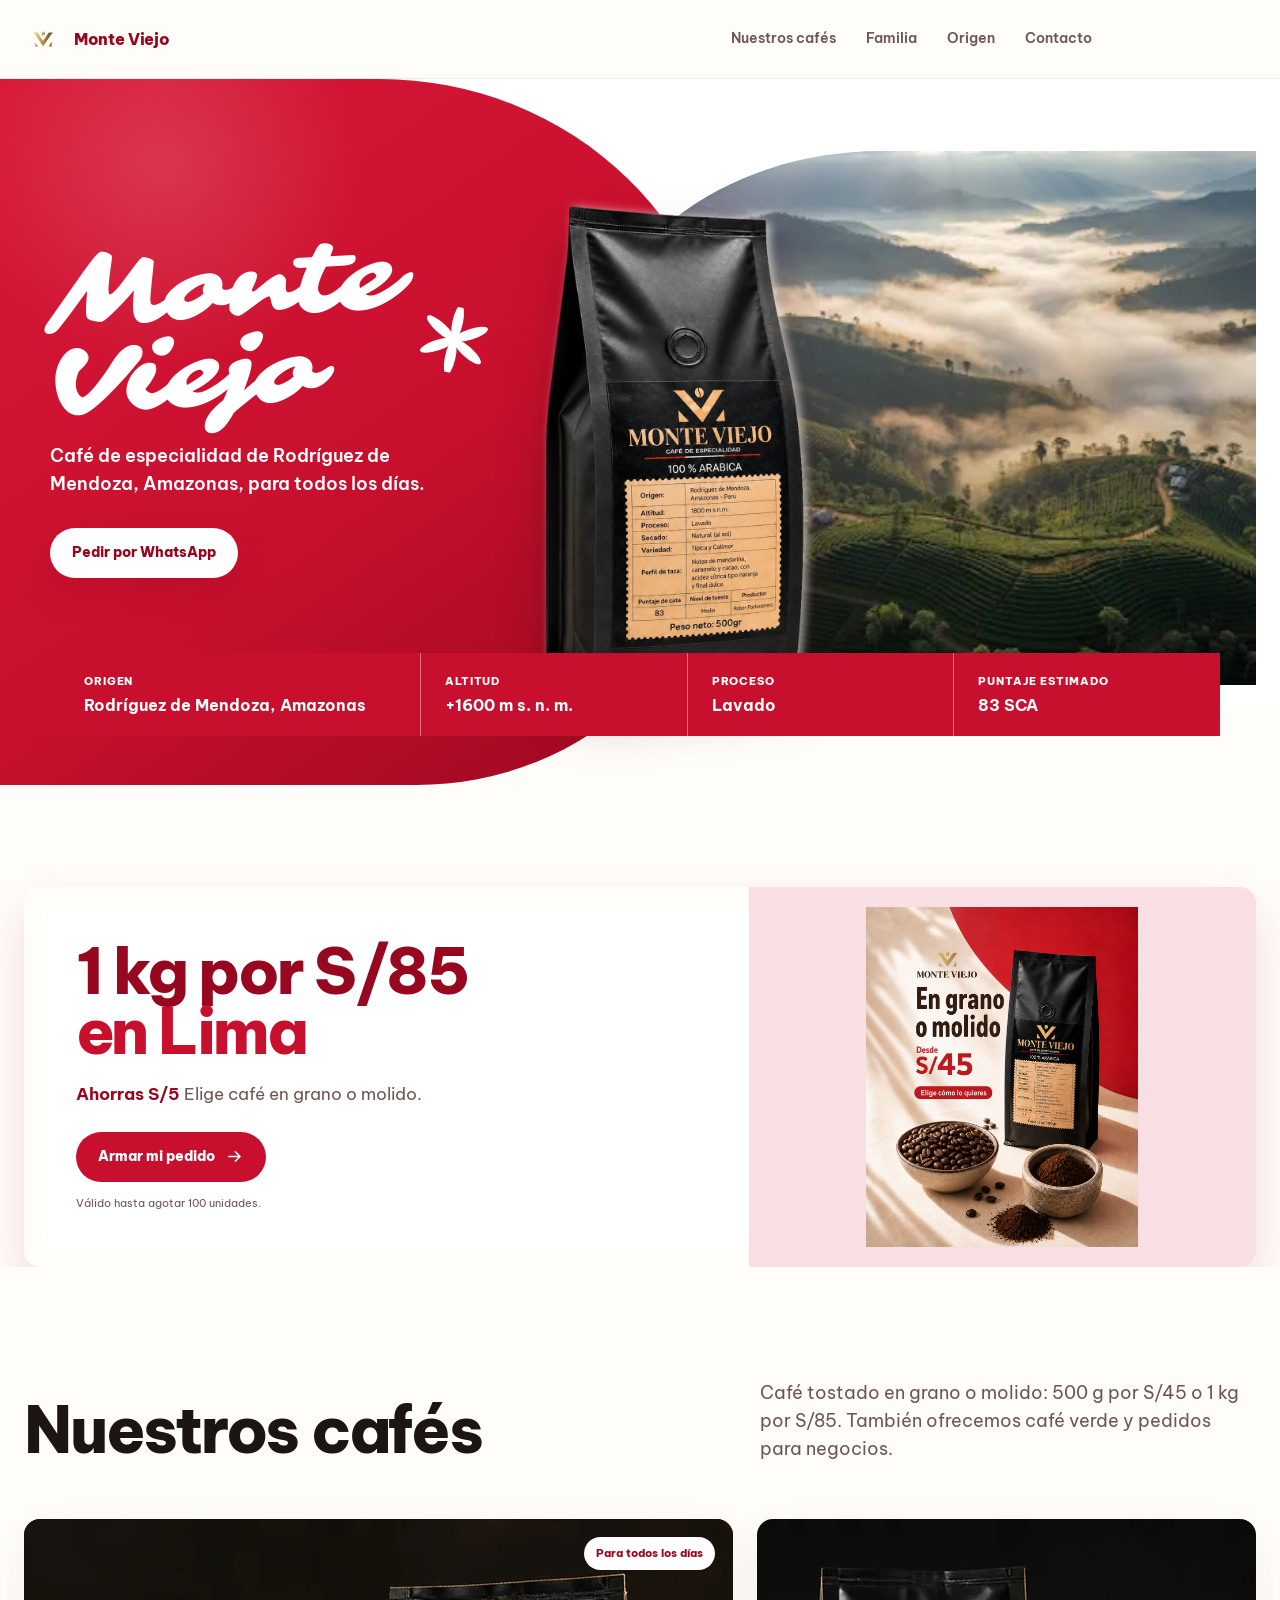
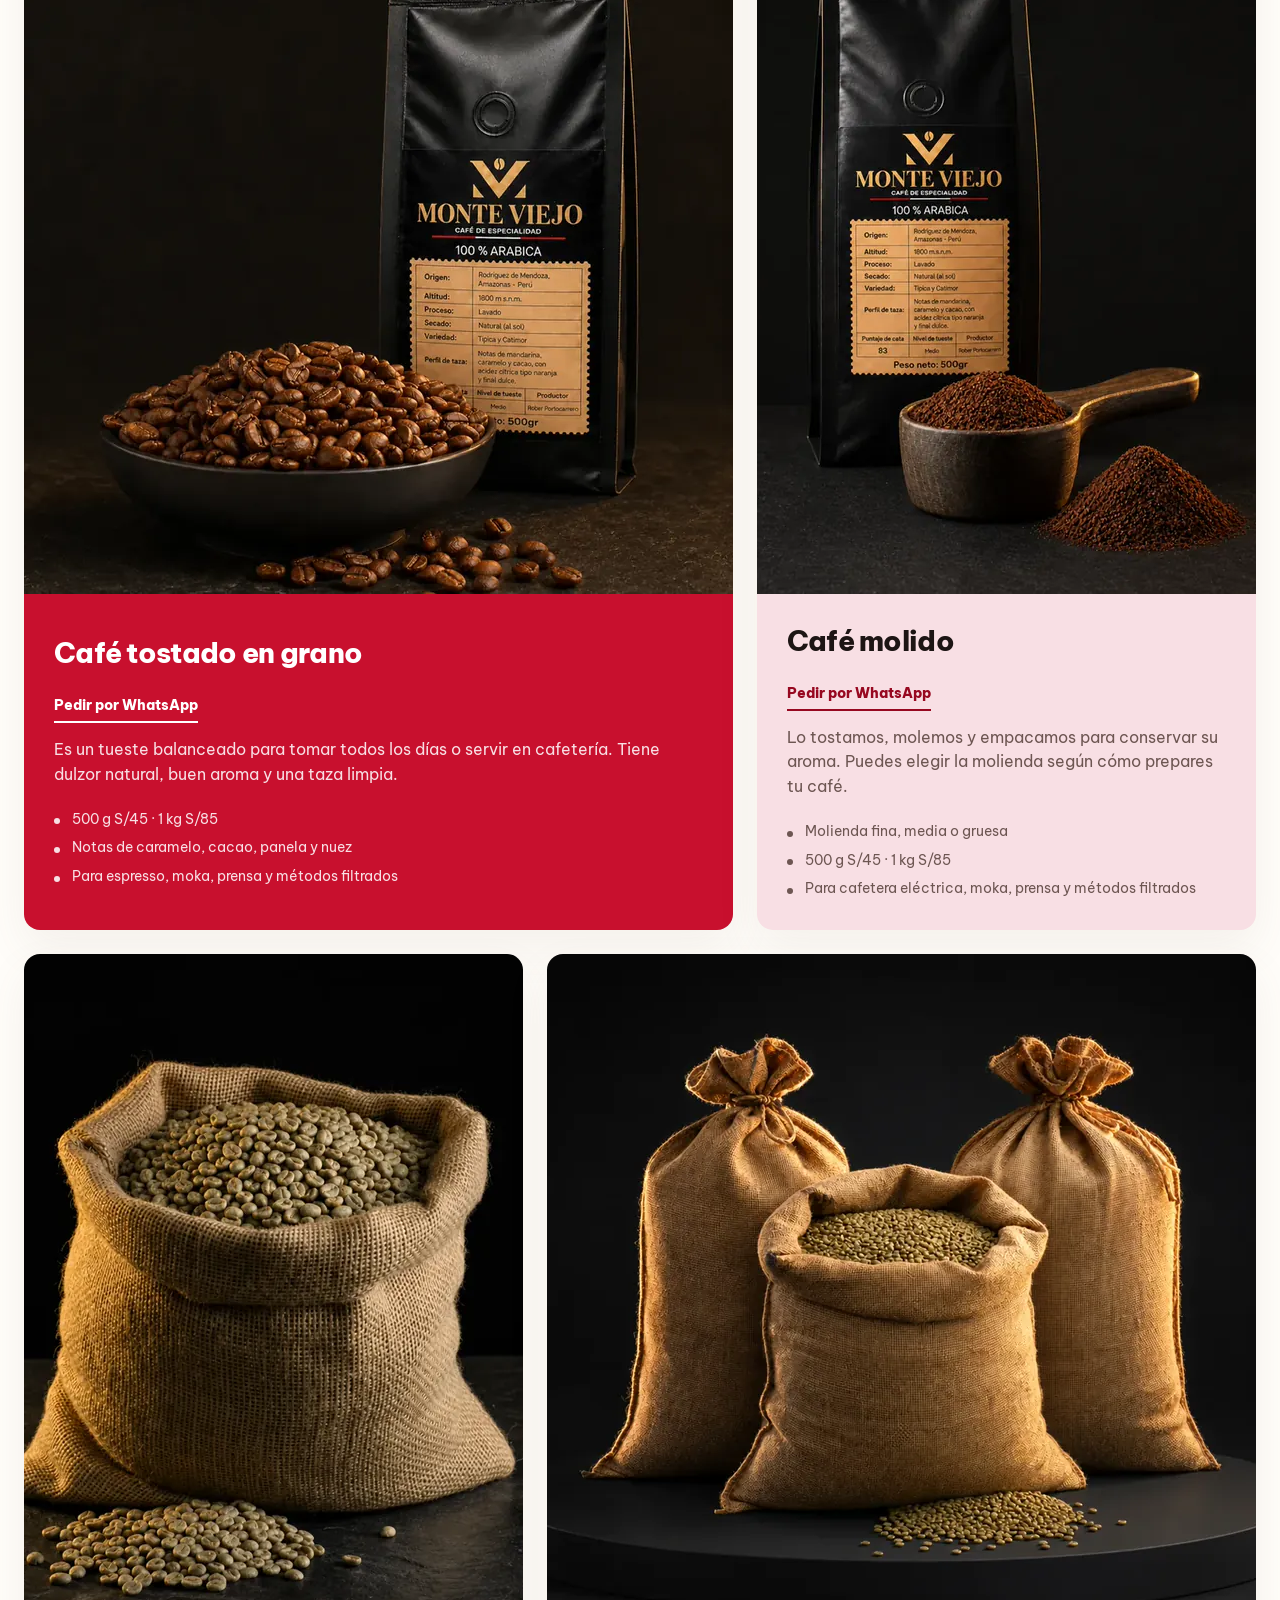
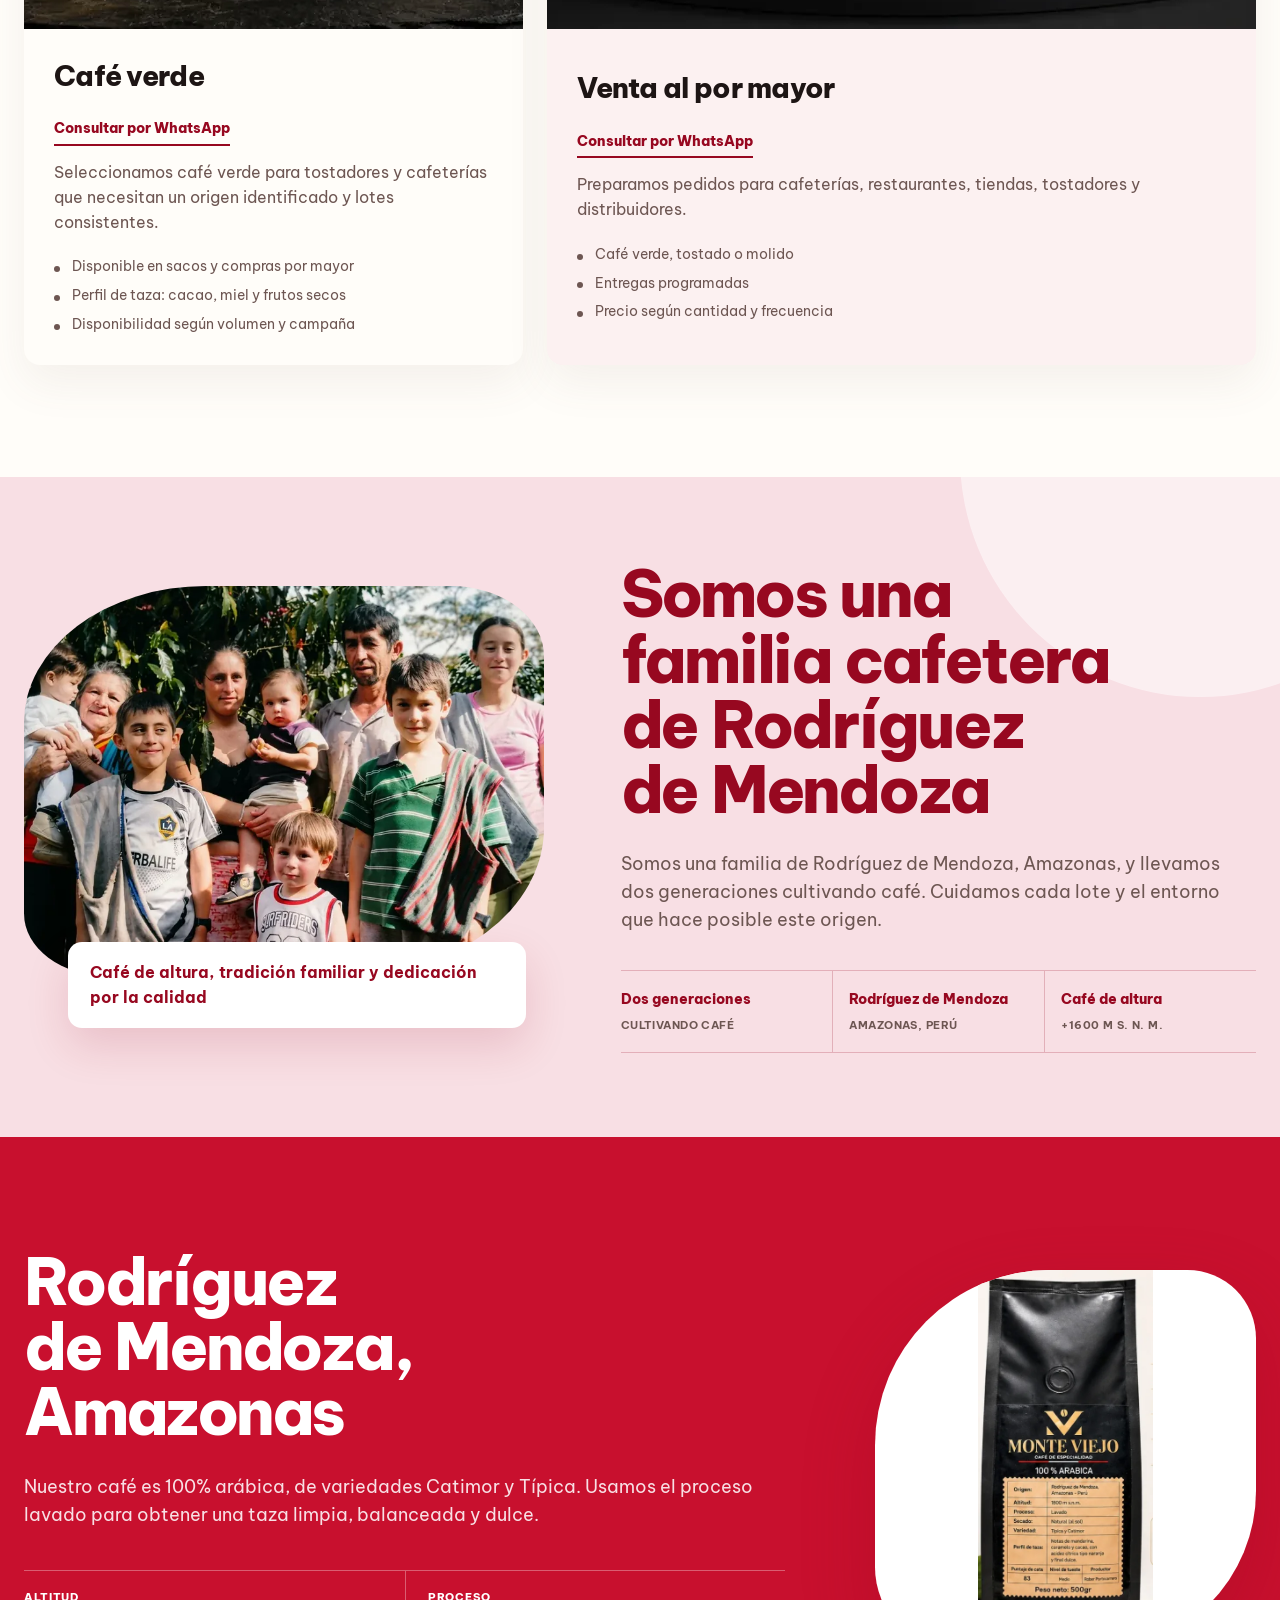
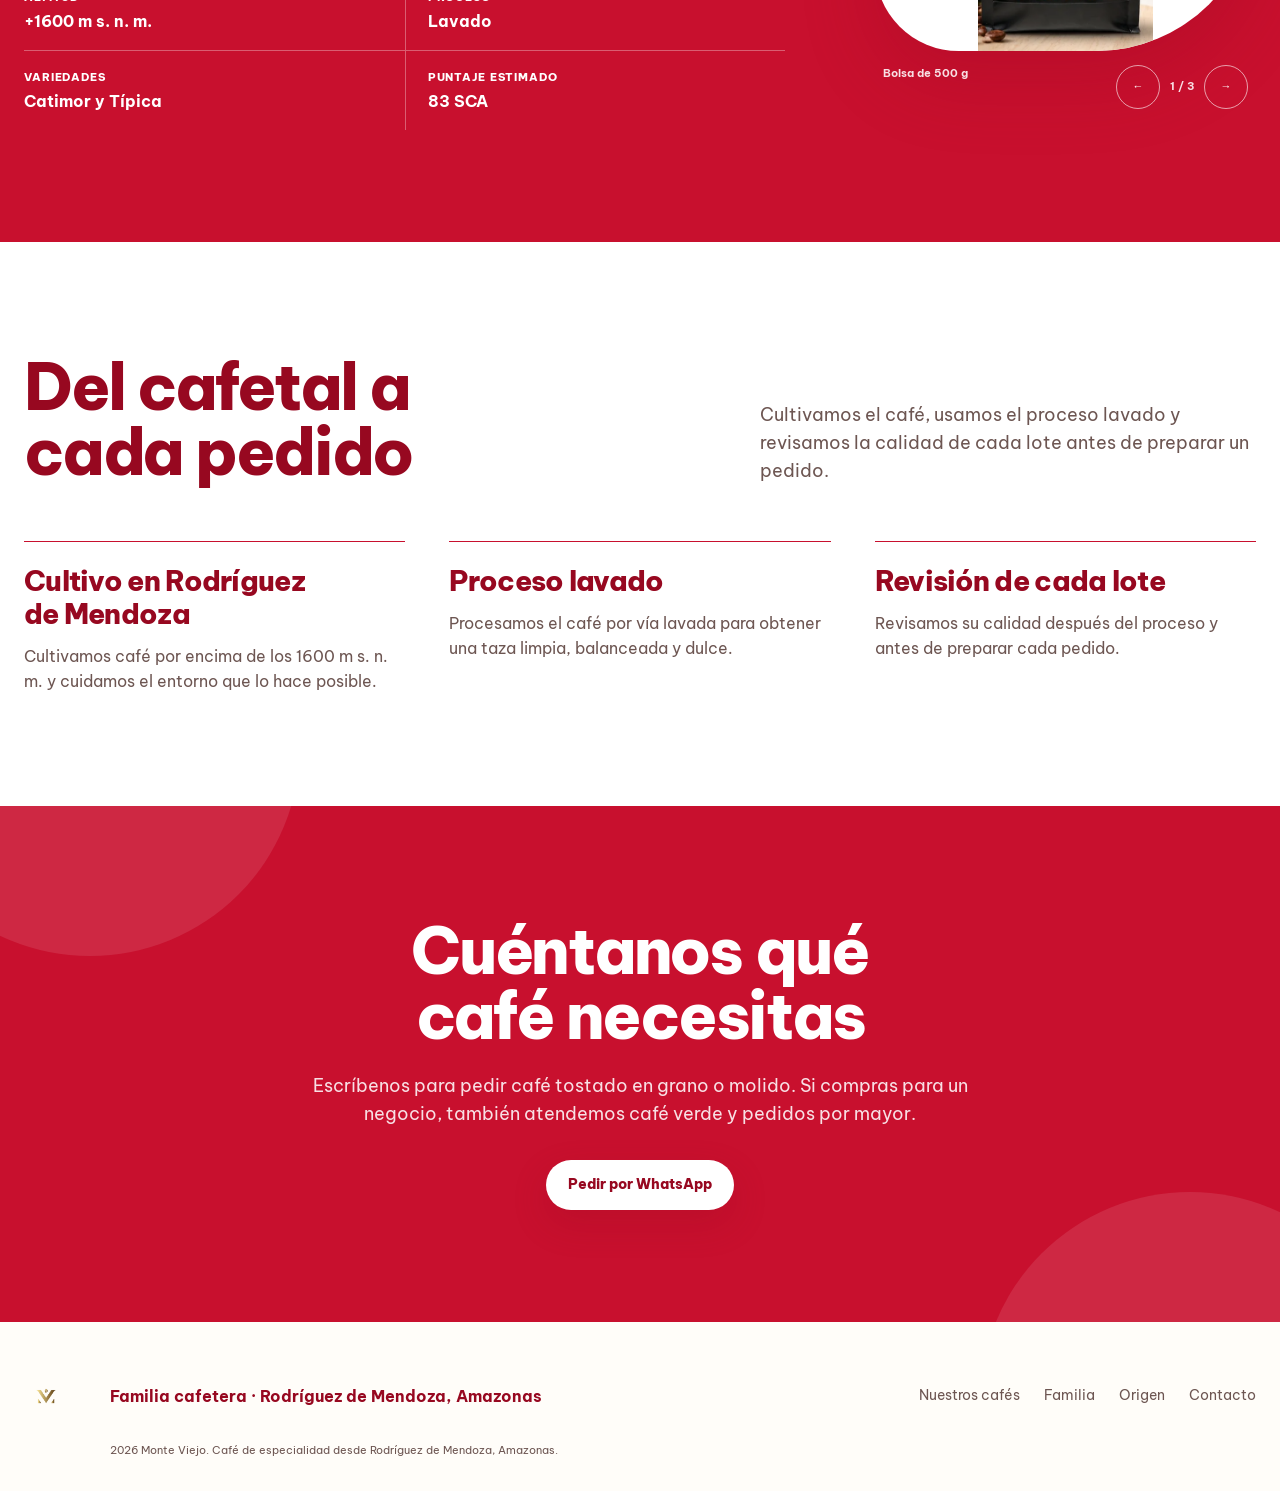
<file: index.html>
<!doctype html>
<html lang="es-PE">
  <head>
    <meta charset="utf-8">
    <meta name="viewport" content="width=device-width, initial-scale=1, viewport-fit=cover">
    <!-- seo:generated:start -->
    <meta name="description" content="Café de especialidad de Rodríguez de Mendoza, Amazonas. Elige café tostado en grano o molido y pide Monte Viejo por WhatsApp.">
    <meta name="robots" content="index, follow, max-image-preview:large">
    <title>Café de especialidad de Amazonas | Monte Viejo</title>
    <link rel="canonical" href="https://monteviejo.org/">
    <meta property="og:type" content="website">
    <meta property="og:locale" content="es_PE">
    <meta property="og:site_name" content="Monte Viejo">
    <meta property="og:title" content="Café de especialidad de Amazonas | Monte Viejo">
    <meta property="og:description" content="Café de especialidad de Rodríguez de Mendoza, Amazonas. Elige café tostado en grano o molido y pide Monte Viejo por WhatsApp.">
    <meta property="og:url" content="https://monteviejo.org/">
    <meta property="og:image" content="https://monteviejo.org/assets/images/share-monte-viejo-family.jpg">
    <meta property="og:image:type" content="image/jpeg">
    <meta property="og:image:width" content="1200">
    <meta property="og:image:height" content="630">
    <meta property="og:image:alt" content="Familia caficultora de Monte Viejo en una finca de Rodríguez de Mendoza, Amazonas, junto a una bolsa de café">
    <meta name="twitter:card" content="summary_large_image">
    <meta name="twitter:title" content="Café de especialidad de Amazonas | Monte Viejo">
    <meta name="twitter:description" content="Café de especialidad de Rodríguez de Mendoza, Amazonas. Elige café tostado en grano o molido y pide Monte Viejo por WhatsApp.">
    <meta name="twitter:image" content="https://monteviejo.org/assets/images/share-monte-viejo-family.jpg">
    <meta name="twitter:image:alt" content="Familia caficultora de Monte Viejo en una finca de Rodríguez de Mendoza, Amazonas, junto a una bolsa de café">
    <script type="application/ld+json">
      {
        "@context": "https://schema.org",
        "@graph": [
          {
            "@type": "Organization",
            "@id": "https://monteviejo.org/#organization",
            "name": "Monte Viejo",
            "url": "https://monteviejo.org/",
            "description": "Familia productora de café de especialidad de Rodríguez de Mendoza, Amazonas.",
            "telephone": "+51 993 908 403",
            "logo": {
              "@type": "ImageObject",
              "url": "https://monteviejo.org/assets/images/logo-black-main.png"
            }
          },
          {
            "@type": "WebSite",
            "@id": "https://monteviejo.org/#website",
            "url": "https://monteviejo.org/",
            "name": "Monte Viejo",
            "inLanguage": "es-PE",
            "publisher": {
              "@id": "https://monteviejo.org/#organization"
            }
          },
          {
            "@type": "WebPage",
            "@id": "https://monteviejo.org/#webpage",
            "url": "https://monteviejo.org/",
            "name": "Café de especialidad de Amazonas | Monte Viejo",
            "description": "Café de especialidad de Rodríguez de Mendoza, Amazonas. Elige café tostado en grano o molido y pide Monte Viejo por WhatsApp.",
            "inLanguage": "es-PE",
            "isPartOf": {
              "@id": "https://monteviejo.org/#website"
            },
            "about": {
              "@id": "https://monteviejo.org/#organization"
            },
            "primaryImageOfPage": "https://monteviejo.org/assets/images/share-monte-viejo-family.jpg"
          }
        ]
      }
    </script>
    <!-- seo:generated:end -->
    <link rel="icon" type="image/png" href="assets/images/logo-black-main.png">
    <link rel="preconnect" href="https://fonts.googleapis.com">
    <link rel="preconnect" href="https://fonts.gstatic.com" crossorigin>
    <link rel="preload" as="style" href="https://fonts.googleapis.com/css2?family=Be+Vietnam+Pro:wght@400;600;700;800&amp;family=Sarina&amp;display=swap">
    <link href="https://fonts.googleapis.com/css2?family=Be+Vietnam+Pro:wght@400;600;700;800&amp;family=Sarina&amp;display=swap" rel="stylesheet" media="print" onload="this.media='all'">
    <noscript><link href="https://fonts.googleapis.com/css2?family=Be+Vietnam+Pro:wght@400;600;700;800&amp;family=Sarina&amp;display=swap" rel="stylesheet"></noscript>
    <link rel="stylesheet" href="assets/css/styles.css?v=20260818-2">
    <!-- Meta Pixel Code -->
    <script>
      !function(f,b,e,v,n,t,s)
      {if(f.fbq)return;n=f.fbq=function(){n.callMethod?
      n.callMethod.apply(n,arguments):n.queue.push(arguments)};
      if(!f._fbq)f._fbq=n;n.push=n;n.loaded=!0;n.version='2.0';
      n.queue=[];t=b.createElement(e);t.async=!0;
      t.src=v;s=b.getElementsByTagName(e)[0];
      s.parentNode.insertBefore(t,s)}(window, document,'script',
      'https://connect.facebook.net/en_US/fbevents.js');
      fbq('init', '1508398697970375');
      fbq('track', 'PageView');
    </script>
    <noscript><img height="1" width="1" style="display:none"
      src="https://www.facebook.com/tr?id=1508398697970375&ev=PageView&noscript=1"/></noscript>
    <!-- End Meta Pixel Code -->
  </head>
  <body>
    <!--
      THESIS: Everyday coffee from one real Amazonas family; refuse anonymous dark luxury.
      OWN-WORLD: Coffee-cherry red fields, white relief, swept display lettering, soft image windows, and one blossom mark.
      STORY: See the bag and farm, verify the origin, choose a coffee, and order through WhatsApp.
      FIRST VIEWPORT: Red offer at left, panoramic farm at right, oversized bag across the seam, CTA above the fold, origin proof below.
      FORM: Cereza total / Farm Window, chosen challenger, seed 8299120e.
      FINISH: unreviewed and undocumented is unfinished; this build ends with the finish review, the verdict, and DESIGN.md
    -->
    <header class="site-header">
      <nav class="nav" aria-label="Principal">
        <a class="brand" href="#inicio" aria-label="Monte Viejo inicio">
          <img src="assets/images/logo-black-main.png" alt="" width="256" height="255" decoding="async">
          <span>Monte Viejo</span>
        </a>
        <div class="nav-links">
          <a href="#cafes">Nuestros cafés</a>
          <a href="#familia">Familia</a>
          <a href="#origen">Origen</a>
          <a href="#contacto">Contacto</a>
        </div>
        <a class="nav-cta" href="https://api.whatsapp.com/send?phone=51993908403&amp;text=Hola%2C%20quiero%20pedir%20caf%C3%A9%20Monte%20Viejo." target="_blank" rel="noopener">
          <svg viewBox="0 0 24 24" aria-hidden="true" focusable="false"><path d="M17.47 14.38c-.3-.15-1.76-.87-2.03-.97-.27-.1-.47-.15-.67.15-.2.3-.77.97-.94 1.17-.17.2-.35.22-.64.07-.3-.15-1.25-.46-2.38-1.47a8.9 8.9 0 0 1-1.65-2.05c-.17-.3-.02-.46.13-.61.13-.13.3-.35.45-.52.15-.18.2-.3.3-.5.1-.2.05-.37-.03-.52-.07-.15-.67-1.61-.91-2.2-.24-.58-.49-.5-.67-.51h-.57c-.2 0-.52.07-.79.37-.27.3-1.04 1.02-1.04 2.48s1.07 2.88 1.21 3.08c.15.2 2.1 3.2 5.08 4.49.71.3 1.26.49 1.7.63.71.23 1.36.2 1.87.12.57-.09 1.76-.72 2.01-1.42.25-.69.25-1.29.17-1.41-.07-.13-.27-.2-.57-.35M12.04 21.5h-.01a9.6 9.6 0 0 1-4.9-1.34l-.35-.21-3.64.95.97-3.55-.23-.36A9.57 9.57 0 0 1 2.4 11.9a9.64 9.64 0 0 1 9.63-9.62c2.57 0 4.98 1 6.8 2.82a9.56 9.56 0 0 1 2.82 6.81 9.64 9.64 0 0 1-9.61 9.59m8.19-17.8A11.5 11.5 0 0 0 12.03.3C5.66.3.48 5.48.48 11.86c0 2.04.53 4.03 1.55 5.78L.38 23.7l6.2-1.63a11.55 11.55 0 0 0 5.45 1.39h.01c6.37 0 11.55-5.18 11.55-11.56 0-3.09-1.2-6-3.36-8.19"></path></svg>
          <span>Pedir café</span>
        </a>
      </nav>
    </header>

    <main id="inicio">
      <section class="hero" aria-labelledby="hero-title">
        <div class="hero-inner">
          <div class="hero-message">
            <div class="hero-title-line">
              <p class="hero-brand">Monte Viejo</p>
              <svg class="hero-bloom" viewBox="0 0 100 100" aria-hidden="true">
                <g fill="currentColor" transform="translate(50 50)">
                  <ellipse rx="8" ry="27" transform="rotate(0) translate(0 -27)"></ellipse>
                  <ellipse rx="8" ry="27" transform="rotate(60) translate(0 -27)"></ellipse>
                  <ellipse rx="8" ry="27" transform="rotate(120) translate(0 -27)"></ellipse>
                  <ellipse rx="8" ry="27" transform="rotate(180) translate(0 -27)"></ellipse>
                  <ellipse rx="8" ry="27" transform="rotate(240) translate(0 -27)"></ellipse>
                  <ellipse rx="8" ry="27" transform="rotate(300) translate(0 -27)"></ellipse>
                  <circle r="7"></circle>
                </g>
              </svg>
            </div>
            <h1 class="hero-copy" id="hero-title">Café de especialidad de Rodríguez de Mendoza, Amazonas, para todos los días.</h1>
            <a class="button hero-button" href="https://api.whatsapp.com/send?phone=51993908403&amp;text=Hola%2C%20quiero%20pedir%20caf%C3%A9%20Monte%20Viejo." target="_blank" rel="noopener">Pedir por WhatsApp</a>
          </div>

          <div class="hero-visual">
            <div class="hero-landscape">
              <img class="hero-landscape-image" src="assets/images/hero-amazonas.webp" alt="Cafetales entre montañas y neblina en Rodríguez de Mendoza, Amazonas" width="512" height="293" fetchpriority="high">
            </div>
            <img class="hero-bag" src="assets/images/bolsa-monte-viejo-hero-angulo.webp" alt="Bolsa de café Monte Viejo de 500 g vista en ángulo" width="1122" height="1402" decoding="async">
          </div>
        </div>

        <dl class="hero-proof" aria-label="Datos de origen">
          <div><dt>Origen</dt><dd>Rodríguez de Mendoza, Amazonas</dd></div>
          <div><dt>Altitud</dt><dd>+1600 m s. n. m.</dd></div>
          <div><dt>Proceso</dt><dd>Lavado</dd></div>
          <div><dt>Puntaje estimado</dt><dd>83 SCA</dd></div>
        </dl>
      </section>

      <section class="campaign-section campaign-option" aria-labelledby="campaign-banner-title">
        <div class="container">
          <a class="campaign-option__card" href="cafe-de-especialidad-lima/">
            <div class="campaign-option__copy">
              <h2 id="campaign-banner-title"><span class="campaign-banner-offer">1 kg por S/85</span><span class="campaign-option__location">en Lima</span></h2>
              <p><strong class="campaign-banner-saving">Ahorras S/5.</strong> Elige café en grano o molido.</p>
              <span class="campaign-banner-cta campaign-option__cta"><span>Armar mi pedido</span><svg viewBox="0 0 24 24" aria-hidden="true"><path d="M5 12h14M13 6l6 6-6 6"></path></svg></span>
              <small class="campaign-banner-terms campaign-option__terms">Válido hasta agotar 100 unidades.</small>
            </div>
            <div class="campaign-option__media" aria-hidden="true"><img src="assets/images/campaign/meta-lima-product-choice-4x5.png?v=20261004-1" alt="" width="1080" height="1350" loading="lazy" decoding="async"></div>
          </a>
        </div>
      </section>

      <section class="section catalog-section" id="cafes" aria-labelledby="catalog-title">
        <div class="container">
          <div class="section-heading">
            <h2 id="catalog-title">Nuestros cafés</h2>
            <p class="section-intro">Café tostado en grano o molido: 500 g por S/45 o 1 kg por S/85. También ofrecemos café verde y pedidos para negocios.</p>
          </div>

          <div class="product-grid">
            <a class="product-card featured" href="https://api.whatsapp.com/send?phone=51993908403&amp;text=Hola%2C%20quiero%20pedir%20Caf%C3%A9%20tostado%20en%20grano%20Monte%20Viejo." target="_blank" rel="noopener">
              <span class="badge">Para todos los días</span>
              <img src="assets/images/catalogo-tostado-horizontal.webp" alt="Bolsa Monte Viejo detrás de un recipiente con café tostado en grano" width="1200" height="675" loading="lazy" decoding="async">
              <div class="product-content">
                <h3>Café tostado en grano</h3>
                <span class="product-cta">Pedir por WhatsApp</span>
                <p class="product-copy">Un tueste balanceado, con dulzor natural, buen aroma y una taza limpia.</p>
                <ul class="product-specs"><li>500 g S/45 · 1 kg S/85</li><li>Caramelo, cacao, panela y nuez</li><li>Para espresso, moka, prensa y filtrados</li></ul>
              </div>
            </a>

            <a class="product-card ground" href="https://api.whatsapp.com/send?phone=51993908403&amp;text=Hola%2C%20quiero%20pedir%20Caf%C3%A9%20molido%20Monte%20Viejo." target="_blank" rel="noopener">
              <img src="assets/images/catalogo-molido-horizontal.webp" alt="Bolsa Monte Viejo detrás de una cuchara con café molido" width="1200" height="675" loading="lazy" decoding="async">
              <div class="product-content"><h3>Café molido</h3><span class="product-cta">Pedir por WhatsApp</span><p class="product-copy">Molienda fina, media o gruesa según cómo prepares tu café.</p><ul class="product-specs"><li>500 g S/45 · 1 kg S/85</li><li>Empacado para conservar aroma</li><li>Para cafetera, moka, prensa y filtrado</li></ul></div>
            </a>

            <details class="business-products" open>
              <summary>¿Compras para tu negocio? <span>Ver café verde y pedidos por mayor</span></summary>
              <div class="business-grid">
                <a class="product-card green" href="https://api.whatsapp.com/send?phone=51993908403&amp;text=Hola%2C%20quiero%20consultar%20por%20Caf%C3%A9%20verde%20Monte%20Viejo." target="_blank" rel="noopener">
                  <img src="assets/images/catalogo-verde-horizontal.webp" alt="Saco abierto con granos de café verde sin tostar" width="1200" height="675" loading="lazy" decoding="async">
                  <div class="product-content"><h3>Café verde</h3><span class="product-cta">Consultar por WhatsApp</span><p class="product-copy">Origen identificado y lotes consistentes para tostadores y cafeterías.</p><ul class="product-specs"><li>Disponible en sacos y por mayor</li><li>Perfil de cacao, miel y frutos secos</li><li>Según volumen y campaña</li></ul></div>
                </a>

                <a class="product-card wholesale" href="https://api.whatsapp.com/send?phone=51993908403&amp;text=Hola%2C%20quiero%20consultar%20por%20Venta%20al%20por%20mayor%20Monte%20Viejo." target="_blank" rel="noopener">
                  <img src="assets/images/catalogo-mayorista-horizontal.webp" alt="Sacos de café para venta al por mayor" width="1200" height="675" loading="lazy" decoding="async">
                  <div class="product-content"><h3>Venta al por mayor</h3><span class="product-cta">Consultar por WhatsApp</span><p class="product-copy">Pedidos para cafeterías, restaurantes, tiendas, tostadores y distribuidores.</p><ul class="product-specs"><li>Café verde, tostado o molido</li><li>Entregas programadas</li><li>Precio según cantidad y frecuencia</li></ul></div>
                </a>
              </div>
            </details>
          </div>
        </div>
      </section>

      <section class="section story-section" id="familia" aria-labelledby="story-title">
        <div class="container family-grid">
          <div class="story-copy">
            <h2 id="story-title">Somos una familia cafetera de Rodríguez de Mendoza</h2>
            <p class="story-intro">Somos una familia de Rodríguez de Mendoza, Amazonas, y llevamos dos generaciones cultivando café. Cuidamos cada lote y el entorno que hace posible este origen.</p>
            <dl class="family-proof" aria-label="Datos de nuestra familia">
              <div><dt>Dos generaciones</dt><dd>Cultivando café</dd></div>
              <div><dt>Rodríguez de Mendoza</dt><dd>Amazonas, Perú</dd></div>
              <div><dt>Café de altura</dt><dd>+1600 m s. n. m.</dd></div>
            </dl>
          </div>
          <figure class="family-photo">
            <img src="assets/images/family-sq.webp" alt="Familia productora Monte Viejo en cafetal de Rodríguez de Mendoza" width="800" height="800" loading="lazy" decoding="async">
            <figcaption class="quote">Café de altura, tradición familiar y dedicación por la calidad.</figcaption>
          </figure>
        </div>
      </section>

      <section class="section origin-section" id="origen" aria-labelledby="origin-title">
        <div class="container origin-panel">
          <div class="origin-copy">
            <h2 id="origin-title">Rodríguez de Mendoza, Amazonas</h2>
            <p>Nuestro café es 100% arábica, de variedades Catimor y Típica. Usamos el proceso lavado para obtener una taza limpia, balanceada y dulce.</p>
            <dl class="origin-list">
              <div><dt>Altitud</dt><dd>+1600 m s. n. m.</dd></div>
              <div><dt>Proceso</dt><dd>Lavado</dd></div>
              <div><dt>Variedades</dt><dd>Catimor y Típica</dd></div>
              <div><dt>Puntaje estimado</dt><dd>83 SCA</dd></div>
            </dl>
          </div>
          <aside class="package-slider" aria-label="Galería de la bolsa Monte Viejo">
            <div class="package-slider-frame">
              <img src="assets/images/bolsa-monte-viejo-frente.webp" alt="Vista frontal de la bolsa Monte Viejo de 500 g" width="398" height="867" loading="lazy" decoding="async">
              <img src="assets/images/bolsa-monte-viejo-taza-square.webp" alt="Bolsa Monte Viejo junto a una taza de café" width="1024" height="1024" loading="lazy" decoding="async" hidden>
              <img src="assets/images/bolsa-monte-viejo-cenital-square.webp" alt="Vista cenital de la bolsa Monte Viejo con granos de café" width="1024" height="1024" loading="lazy" decoding="async" hidden>
            </div>
            <div class="package-slider-meta">
              <span>Bolsa de 500 g</span>
              <div class="package-slider-controls">
                <button class="package-slider-prev" type="button" aria-label="Ver imagen anterior">←</button>
                <span class="package-slider-count" aria-live="polite">1 / 3</span>
                <button class="package-slider-next" type="button" aria-label="Ver imagen siguiente">→</button>
              </div>
            </div>
          </aside>
        </div>
      </section>

      <section class="section process-section" id="mision" aria-labelledby="process-title">
        <div class="container">
          <div class="section-heading process-heading">
            <h2 id="process-title">Del cafetal a cada pedido</h2>
            <p class="section-copy">Cultivamos el café, usamos el proceso lavado y revisamos la calidad de cada lote antes de preparar un pedido.</p>
          </div>
          <div class="mission-grid">
            <article class="value-card"><h3>Cultivo en Rodríguez de Mendoza</h3><p>Cultivamos café por encima de los 1600 m s. n. m. y cuidamos el entorno que lo hace posible.</p></article>
            <article class="value-card"><h3>Proceso lavado</h3><p>Procesamos el café por vía lavada para obtener una taza limpia, balanceada y dulce.</p></article>
            <article class="value-card"><h3>Revisión de cada lote</h3><p>Revisamos su calidad después del proceso y antes de preparar cada pedido.</p></article>
          </div>
        </div>
      </section>

      <section class="section invitation" id="contacto">
        <div class="container invitation-inner">
          <h2>Cuéntanos qué café necesitas</h2>
          <p>Escríbenos para pedir café tostado en grano o molido. Si compras para un negocio, también atendemos café verde y pedidos por mayor.</p>
          <a class="button contact-button" href="https://api.whatsapp.com/send?phone=51993908403&amp;text=Hola%2C%20quiero%20pedir%20caf%C3%A9%20Monte%20Viejo." target="_blank" rel="noopener">Pedir por WhatsApp</a>
        </div>
      </section>
    </main>

    <footer class="site-footer">
      <div class="container footer-inner">
        <a class="footer-brand" href="#inicio"><img class="footer-logo" src="assets/images/logo-black-main.png" alt="Monte Viejo" width="256" height="255" loading="lazy" decoding="async"></a>
        <p class="footer-origin">Familia cafetera · Rodríguez de Mendoza, Amazonas</p>
        <nav class="footer-links" aria-label="Pie de página"><a href="#cafes">Nuestros cafés</a><a href="#familia">Familia</a><a href="#origen">Origen</a><a href="#contacto">Contacto</a></nav>
        <p class="copyright">2026 Monte Viejo. Café de especialidad desde Rodríguez de Mendoza, Amazonas.</p>
      </div>
    </footer>

    <script src="content.js?v=20261004-2" defer></script>
    <script src="assets/js/content-loader.js?v=20260818-1" defer></script>
  </body>
</html>
</file>
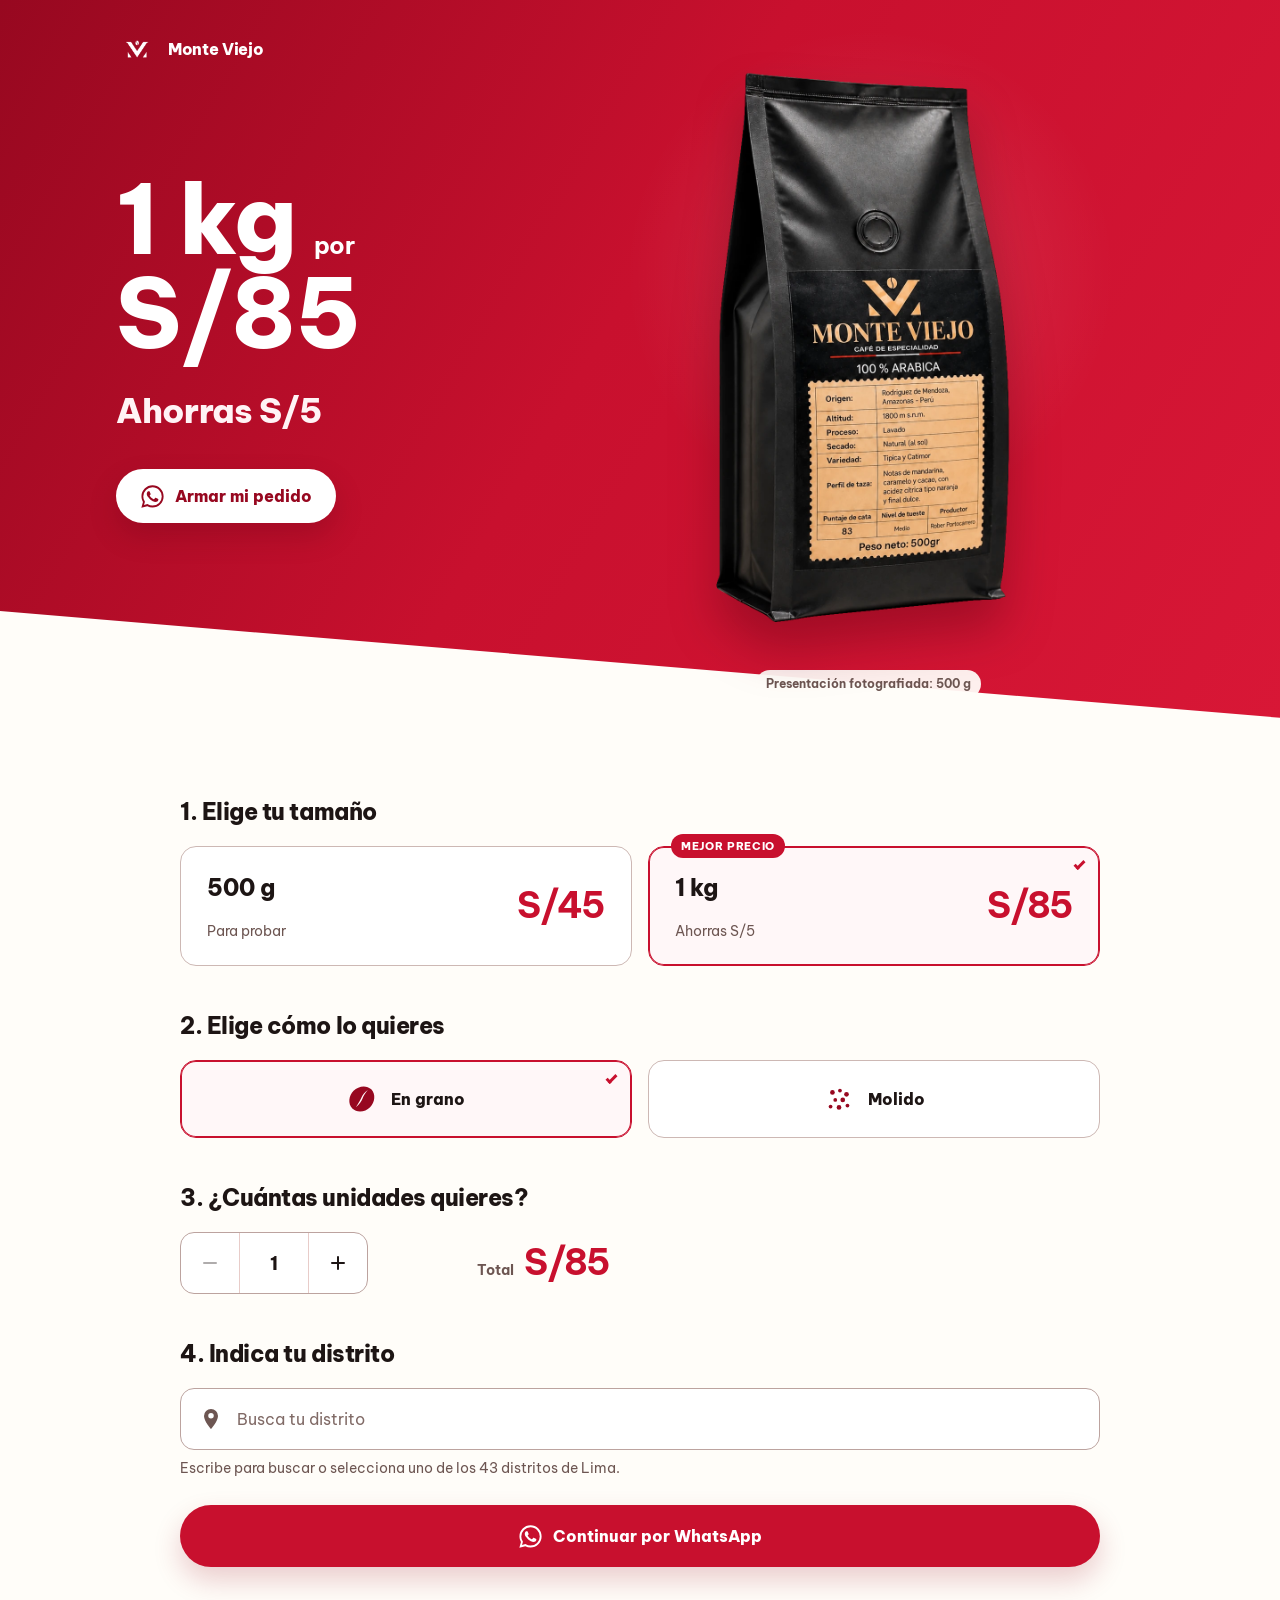
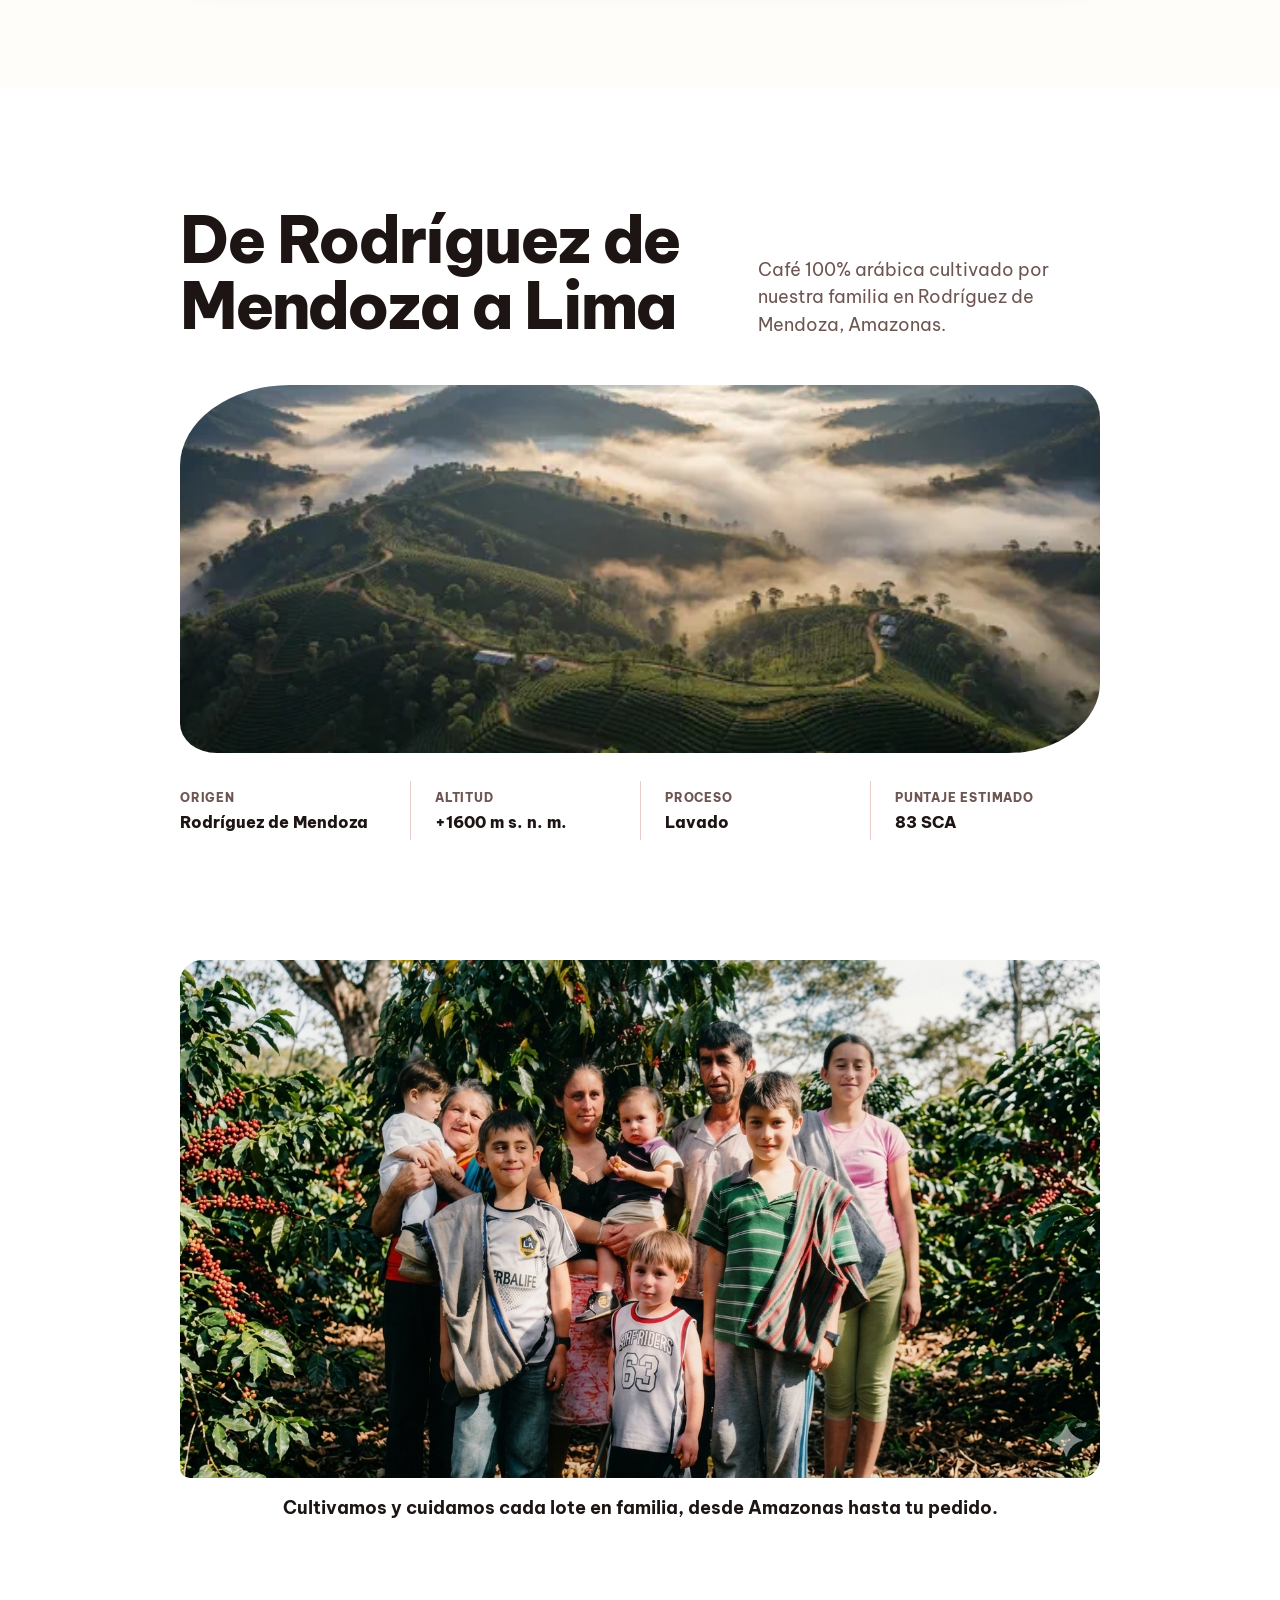
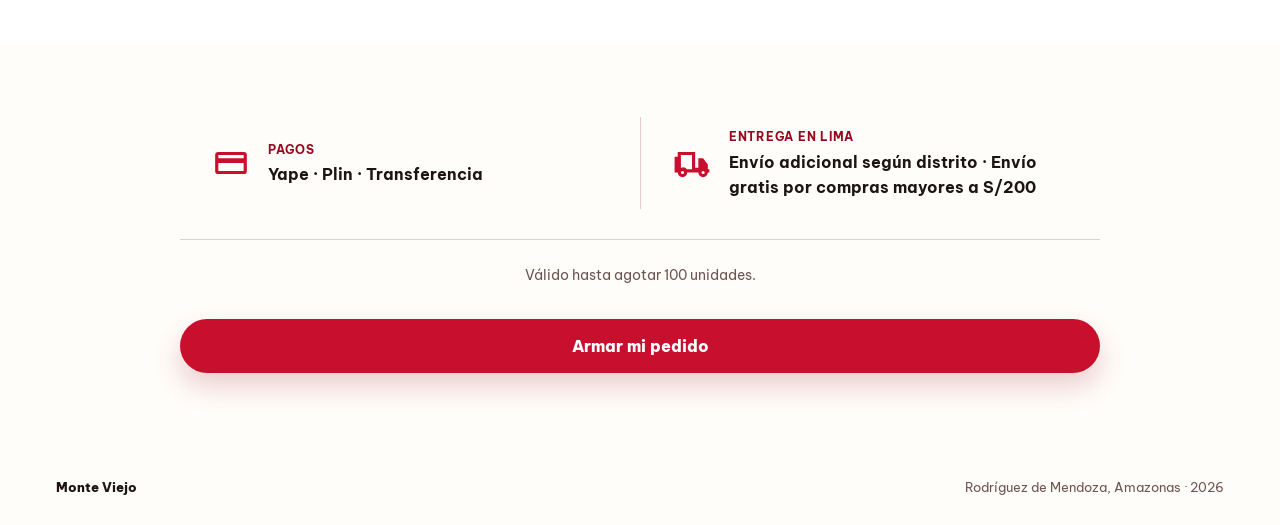
<file: cafe-de-especialidad-lima/index.html>
<!doctype html>
<html lang="es-PE">
  <head>
    <meta charset="utf-8">
    <meta name="viewport" content="width=device-width, initial-scale=1, viewport-fit=cover">
    <!-- campaign-seo:generated:start -->
    <meta name="description" content="Café de especialidad de Amazonas en Lima. Elige café en grano o molido: 500 g por S/45 o 1 kg por S/85 y pide por WhatsApp.">
    <meta name="robots" content="index, follow, max-image-preview:large">
    <title>Café de especialidad en Lima: 1 kg por S/85 | Monte Viejo</title>
    <link rel="canonical" href="https://monteviejo.org/cafe-de-especialidad-lima/">
    <meta property="og:type" content="website">
    <meta property="og:locale" content="es_PE">
    <meta property="og:site_name" content="Monte Viejo">
    <meta property="og:title" content="Café de especialidad en Lima: 1 kg por S/85 | Monte Viejo">
    <meta property="og:description" content="Café de especialidad de Amazonas en Lima. Elige café en grano o molido: 500 g por S/45 o 1 kg por S/85 y pide por WhatsApp.">
    <meta property="og:url" content="https://monteviejo.org/cafe-de-especialidad-lima/">
    <meta property="og:image" content="https://monteviejo.org/assets/images/share-monte-viejo-graphic.jpg">
    <meta property="og:image:alt" content="Café Monte Viejo de Rodríguez de Mendoza, Amazonas">
    <meta name="twitter:card" content="summary_large_image">
    <meta name="twitter:title" content="Café de especialidad en Lima: 1 kg por S/85 | Monte Viejo">
    <meta name="twitter:description" content="Café de especialidad de Amazonas en Lima. Elige café en grano o molido: 500 g por S/45 o 1 kg por S/85 y pide por WhatsApp.">
    <meta name="twitter:image" content="https://monteviejo.org/assets/images/share-monte-viejo-graphic.jpg">
    <script type="application/ld+json">
      {
        "@context": "https://schema.org",
        "@type": "WebPage",
        "name": "Café de especialidad en Lima: 1 kg por S/85 | Monte Viejo",
        "url": "https://monteviejo.org/cafe-de-especialidad-lima/"
      }
    </script>
    <!-- campaign-seo:generated:end -->
    <link rel="icon" type="image/png" href="../assets/images/logo-black-main.png">
    <link rel="preconnect" href="https://fonts.googleapis.com">
    <link rel="preconnect" href="https://fonts.gstatic.com" crossorigin>
    <link rel="preload" as="style" href="https://fonts.googleapis.com/css2?family=Be+Vietnam+Pro:wght@400;600;700;800&amp;family=Sarina&amp;display=swap">
    <link href="https://fonts.googleapis.com/css2?family=Be+Vietnam+Pro:wght@400;600;700;800&amp;family=Sarina&amp;display=swap" rel="stylesheet" media="print" onload="this.media='all'">
    <noscript><link href="https://fonts.googleapis.com/css2?family=Be+Vietnam+Pro:wght@400;600;700;800&amp;family=Sarina&amp;display=swap" rel="stylesheet"></noscript>
    <link rel="stylesheet" href="campaign.css?v=20260818-1">
    <!-- Meta Pixel Code -->
    <script>
      !function(f,b,e,v,n,t,s)
      {if(f.fbq)return;n=f.fbq=function(){n.callMethod?
      n.callMethod.apply(n,arguments):n.queue.push(arguments)};
      if(!f._fbq)f._fbq=n;n.push=n;n.loaded=!0;n.version='2.0';
      n.queue=[];t=b.createElement(e);t.async=!0;
      t.src=v;s=b.getElementsByTagName(e)[0];
      s.parentNode.insertBefore(t,s)}(window, document,'script',
      'https://connect.facebook.net/en_US/fbevents.js');
      fbq('init', '1508398697970375');
      fbq('track', 'PageView');
    </script>
    <noscript><img height="1" width="1" style="display:none"
      src="https://www.facebook.com/tr?id=1508398697970375&ev=PageView&noscript=1"/></noscript>
    <!-- End Meta Pixel Code -->
  </head>
  <body>
    <!--
      THESIS: One honest value choice turns daily specialty coffee into a simple Lima order; refuse a generic product-grid landing page.
      OWN-WORLD: Saturated cherry fields, warm paper, bold rounded type, one script gesture, organic real-photo windows, and tactile pill actions.
      STORY: See the S/85 offer, choose size and preparation, enter a district, verify the Amazonas family origin, and continue through WhatsApp.
      FIRST VIEWPORT: Price and action fill the left of a cherry field while the real black package crosses a diagonal seam on the right; order controls begin immediately below.
      FORM: Guided order route, fourth grounded structure, seed 588c2345.
      FINISH: unreviewed and undocumented is unfinished; this build ends with the finish review, the verdict, and DESIGN.md
    -->
    <a class="skip-link" href="#pedido">Ir al pedido</a>

    <main>
      <section class="campaign-hero" aria-labelledby="campaign-title">
        <div class="hero-shell">
          <a class="campaign-brand" href="../" aria-label="Volver al inicio de Monte Viejo">
            <img src="../assets/images/logo-black-main.png" alt="" width="256" height="255">
            <span>Monte Viejo</span>
          </a>

          <div class="offer-copy">
            <h1 id="campaign-title" class="offer-price">
              <span class="visually-hidden" data-campaign="headline">Café de especialidad de Amazonas en Lima</span>
              <span aria-hidden="true" data-campaign="offerSize">1 kg</span><small aria-hidden="true">por</small><strong aria-hidden="true" data-campaign="offerAmount">S/85</strong>
            </h1>
            <p class="offer-saving" data-campaign="saving">Ahorras S/5</p>
            <a class="button button-light hero-action" href="#pedido">
              <svg viewBox="0 0 24 24" aria-hidden="true"><path d="M17.47 14.38c-.3-.15-1.76-.87-2.03-.97-.27-.1-.47-.15-.67.15-.2.3-.77.97-.94 1.17-.17.2-.35.22-.64.07-.3-.15-1.25-.46-2.38-1.47a8.9 8.9 0 0 1-1.65-2.05c-.17-.3-.02-.46.13-.61.13-.13.3-.35.45-.52.15-.18.2-.3.3-.5.1-.2.05-.37-.03-.52-.07-.15-.67-1.61-.91-2.2-.24-.58-.49-.5-.67-.51h-.57c-.2 0-.52.07-.79.37-.27.3-1.04 1.02-1.04 2.48s1.07 2.88 1.21 3.08c.15.2 2.1 3.2 5.08 4.49.71.3 1.26.49 1.7.63.71.23 1.36.2 1.87.12.57-.09 1.76-.72 2.01-1.42.25-.69.25-1.29.17-1.41-.07-.13-.27-.2-.57-.35M12.04 21.5h-.01a9.6 9.6 0 0 1-4.9-1.34l-.35-.21-3.64.95.97-3.55-.23-.36A9.57 9.57 0 0 1 2.4 11.9a9.64 9.64 0 0 1 9.63-9.62c2.57 0 4.98 1 6.8 2.82a9.56 9.56 0 0 1 2.82 6.81 9.64 9.64 0 0 1-9.61 9.59m8.19-17.8A11.5 11.5 0 0 0 12.03.3C5.66.3.48 5.48.48 11.86c0 2.04.53 4.03 1.55 5.78L.38 23.7l6.2-1.63a11.55 11.55 0 0 0 5.45 1.39h.01c6.37 0 11.55-5.18 11.55-11.56 0-3.09-1.2-6-3.36-8.19"></path></svg>
              <span data-campaign="heroButton">Armar mi pedido</span>
            </a>
          </div>

          <figure class="hero-product">
            <img data-campaign-src="productImage" data-campaign-alt="productImageAlt" src="../assets/images/bolsa-monte-viejo-hero-angulo.webp" alt="Bolsa Monte Viejo de 500 g vista en ángulo, imagen referencial de la campaña" width="1122" height="1402" fetchpriority="high">
            <figcaption data-campaign="productImageNote">Presentación fotografiada: 500 g</figcaption>
          </figure>
        </div>
      </section>

      <section class="order-section" id="pedido" aria-labelledby="order-title">
        <div class="order-shell">
          <h2 class="visually-hidden" id="order-title">Arma tu pedido</h2>

          <form class="order-form" id="campaign-order" novalidate>
            <fieldset class="choice-group size-group">
              <legend>1. Elige tu tamaño</legend>
              <div class="choice-grid size-grid">
                <input type="radio" name="size" id="size-500" value="500 g" data-price="S/45">
                <label class="choice-card" for="size-500">
                  <span class="choice-name">500 g</span>
                  <strong>S/45</strong>
                  <span>Para probar</span>
                </label>

                <input type="radio" name="size" id="size-1kg" value="1 kg" data-price="S/85" checked>
                <label class="choice-card featured-choice" for="size-1kg">
                  <span class="choice-badge">Mejor precio</span>
                  <span class="choice-name">1 kg</span>
                  <strong>S/85</strong>
                  <span>Ahorras S/5</span>
                </label>
              </div>
            </fieldset>

            <fieldset class="choice-group preparation-group">
              <legend>2. Elige cómo lo quieres</legend>
              <div class="choice-grid preparation-grid">
                <input type="radio" name="preparation" id="whole-bean" value="En grano" checked>
                <label class="segment-choice" for="whole-bean">
                  <svg viewBox="0 0 32 32" aria-hidden="true"><path d="M25.9 5.7C20.8.7 12.1 2 7 7.2 1.8 12.3.7 21.1 5.7 26.1c5 5 13.8 3.9 18.9-1.3 5.2-5.1 6.3-14 1.3-19.1Zm-16.4 19c3.1-4.8 5.2-8.4 6.3-11.1.9-2.1 2.9-4.5 6.4-7.2-2.8 3.5-4.7 6.5-5.6 9-1 2.8-3.4 5.9-7.1 9.3Z"></path></svg>
                  <span>En grano</span>
                </label>

                <input type="radio" name="preparation" id="ground" value="Molido">
                <label class="segment-choice" for="ground">
                  <svg viewBox="0 0 32 32" aria-hidden="true"><circle cx="9" cy="9" r="2.5"></circle><circle cx="17" cy="7" r="2"></circle><circle cx="24" cy="11" r="2.5"></circle><circle cx="12" cy="17" r="2"></circle><circle cx="20" cy="17" r="2.5"></circle><circle cx="7" cy="24" r="2"></circle><circle cx="16" cy="25" r="2.5"></circle><circle cx="25" cy="23" r="2"></circle></svg>
                  <span>Molido</span>
                </label>
              </div>
            </fieldset>

            <div class="quantity-field">
              <label id="quantity-label" for="quantity">3. ¿Cuántas unidades quieres?</label>
              <div class="quantity-row">
                <div class="quantity-stepper" role="group" aria-labelledby="quantity-label">
                  <button class="quantity-button" type="button" data-quantity-action="decrease" aria-label="Quitar una unidad">
                    <svg viewBox="0 0 20 20" aria-hidden="true"><path d="M4 10h12"></path></svg>
                  </button>
                  <input id="quantity" name="quantity" type="number" min="1" step="1" value="1" inputmode="numeric">
                  <button class="quantity-button" type="button" data-quantity-action="increase" aria-label="Agregar una unidad">
                    <svg viewBox="0 0 20 20" aria-hidden="true"><path d="M10 4v12M4 10h12"></path></svg>
                  </button>
                </div>
                <p class="order-total" aria-live="polite">
                  <span>Total</span>
                  <strong id="order-total">S/85</strong>
                </p>
              </div>
            </div>

            <div class="district-field">
              <label for="district" data-campaign="districtLabel">4. Indica tu distrito</label>
              <div class="input-wrap">
                <svg viewBox="0 0 24 24" aria-hidden="true"><path d="M12 2a7 7 0 0 0-7 7c0 5.25 7 13 7 13s7-7.75 7-13a7 7 0 0 0-7-7Zm0 9.5A2.5 2.5 0 1 1 12 6a2.5 2.5 0 0 1 0 5.5Z"></path></svg>
                <input id="district" name="district" type="text" list="lima-districts" autocomplete="address-level2" placeholder="Busca tu distrito" data-campaign-placeholder="districtPlaceholder" aria-describedby="district-help district-error" maxlength="32" required>
                <datalist id="lima-districts">
                  <option value="Ancón"></option>
                  <option value="Ate"></option>
                  <option value="Barranco"></option>
                  <option value="Breña"></option>
                  <option value="Carabayllo"></option>
                  <option value="Chaclacayo"></option>
                  <option value="Chorrillos"></option>
                  <option value="Cieneguilla"></option>
                  <option value="Comas"></option>
                  <option value="El Agustino"></option>
                  <option value="Independencia"></option>
                  <option value="Jesús María"></option>
                  <option value="La Molina"></option>
                  <option value="La Victoria"></option>
                  <option value="Lima"></option>
                  <option value="Lince"></option>
                  <option value="Los Olivos"></option>
                  <option value="Lurigancho-Chosica"></option>
                  <option value="Lurín"></option>
                  <option value="Magdalena del Mar"></option>
                  <option value="Miraflores"></option>
                  <option value="Pachacámac"></option>
                  <option value="Pucusana"></option>
                  <option value="Pueblo Libre"></option>
                  <option value="Puente Piedra"></option>
                  <option value="Punta Hermosa"></option>
                  <option value="Punta Negra"></option>
                  <option value="Rímac"></option>
                  <option value="San Bartolo"></option>
                  <option value="San Borja"></option>
                  <option value="San Isidro"></option>
                  <option value="San Juan de Lurigancho"></option>
                  <option value="San Juan de Miraflores"></option>
                  <option value="San Luis"></option>
                  <option value="San Martín de Porres"></option>
                  <option value="San Miguel"></option>
                  <option value="Santa Anita"></option>
                  <option value="Santa María del Mar"></option>
                  <option value="Santa Rosa"></option>
                  <option value="Santiago de Surco"></option>
                  <option value="Surquillo"></option>
                  <option value="Villa El Salvador"></option>
                  <option value="Villa María del Triunfo"></option>
                </datalist>
              </div>
              <p class="field-help" id="district-help">Escribe para buscar o selecciona uno de los 43 distritos de Lima.</p>
              <p class="field-error" id="district-error" data-campaign="districtError" aria-live="polite" hidden>Selecciona un distrito de Lima de la lista.</p>
            </div>

            <button class="button button-cherry order-submit" type="submit">
              <svg viewBox="0 0 24 24" aria-hidden="true"><path d="M17.47 14.38c-.3-.15-1.76-.87-2.03-.97-.27-.1-.47-.15-.67.15-.2.3-.77.97-.94 1.17-.17.2-.35.22-.64.07-.3-.15-1.25-.46-2.38-1.47a8.9 8.9 0 0 1-1.65-2.05c-.17-.3-.02-.46.13-.61.13-.13.3-.35.45-.52.15-.18.2-.3.3-.5.1-.2.05-.37-.03-.52-.07-.15-.67-1.61-.91-2.2-.24-.58-.49-.5-.67-.51h-.57c-.2 0-.52.07-.79.37-.27.3-1.04 1.02-1.04 2.48s1.07 2.88 1.21 3.08c.15.2 2.1 3.2 5.08 4.49.71.3 1.26.49 1.7.63.71.23 1.36.2 1.87.12.57-.09 1.76-.72 2.01-1.42.25-.69.25-1.29.17-1.41-.07-.13-.27-.2-.57-.35M12.04 21.5h-.01a9.6 9.6 0 0 1-4.9-1.34l-.35-.21-3.64.95.97-3.55-.23-.36A9.57 9.57 0 0 1 2.4 11.9a9.64 9.64 0 0 1 9.63-9.62c2.57 0 4.98 1 6.8 2.82a9.56 9.56 0 0 1 2.82 6.81 9.64 9.64 0 0 1-9.61 9.59m8.19-17.8A11.5 11.5 0 0 0 12.03.3C5.66.3.48 5.48.48 11.86c0 2.04.53 4.03 1.55 5.78L.38 23.7l6.2-1.63a11.55 11.55 0 0 0 5.45 1.39h.01c6.37 0 11.55-5.18 11.55-11.56 0-3.09-1.2-6-3.36-8.19"></path></svg>
              <span data-campaign="submitButton">Continuar por WhatsApp</span>
            </button>
          </form>
        </div>
      </section>

      <section class="origin-proof" aria-labelledby="origin-title">
        <div class="proof-shell">
          <div class="proof-heading">
            <h2 id="origin-title" data-campaign="originTitle">De Rodríguez de Mendoza a Lima</h2>
            <p data-campaign="originText">Café 100% arábica cultivado por nuestra familia en Rodríguez de Mendoza, Amazonas.</p>
          </div>
          <div class="origin-photo">
            <img data-campaign-src="originImage" data-campaign-alt="originImageAlt" src="../assets/images/hero-amazonas.webp" alt="Cafetales entre montañas y neblina en Rodríguez de Mendoza, Amazonas" width="512" height="293" loading="lazy" decoding="async">
          </div>
          <dl class="origin-facts">
            <div><dt>Origen</dt><dd>Rodríguez de Mendoza</dd></div>
            <div><dt>Altitud</dt><dd>+1600 m s. n. m.</dd></div>
            <div><dt>Proceso</dt><dd>Lavado</dd></div>
            <div><dt>Puntaje estimado</dt><dd>83 SCA</dd></div>
          </dl>
        </div>
      </section>

      <section class="family-proof" aria-labelledby="family-title">
        <div class="family-shell">
          <figure class="family-image">
            <img data-campaign-src="familyImage" data-campaign-alt="familyImageAlt" src="../assets/images/family.png" alt="Familia productora Monte Viejo en el cafetal" width="1365" height="768" loading="lazy" decoding="async">
          </figure>
          <div class="family-copy">
            <h2 class="visually-hidden" id="family-title" data-campaign="familyTitle">Dos generaciones detrás de cada bolsa</h2>
            <p data-campaign="familyText">Cultivamos y cuidamos cada lote en familia, desde Amazonas hasta tu pedido.</p>
          </div>
        </div>
      </section>

      <section class="order-details" aria-label="Pago, envío y condiciones">
        <div class="details-shell">
          <div class="detail-row">
            <svg viewBox="0 0 24 24" aria-hidden="true"><path d="M4 5h16a2 2 0 0 1 2 2v10a2 2 0 0 1-2 2H4a2 2 0 0 1-2-2V7a2 2 0 0 1 2-2Zm0 4h16V7H4v2Zm0 3v5h16v-5H4Z"></path></svg>
            <div><strong>Pagos</strong><span data-campaign="payments">Yape · Plin · Transferencia</span></div>
          </div>
          <div class="detail-row">
            <svg viewBox="0 0 24 24" aria-hidden="true"><path d="M3 5h11v10h2.2a3 3 0 0 1 5.8 1H23v2h-1a3 3 0 0 1-6 0H9a3 3 0 0 1-6 0H1V8h2V5Zm2 2v8.2A3 3 0 0 1 8.8 16H12V7H5Zm11 2h3l3 4v3h-.2a3 3 0 0 0-5.6-1H16V9ZM6 17a1 1 0 1 0 0 2 1 1 0 0 0 0-2Zm13 0a1 1 0 1 0 0 2 1 1 0 0 0 0-2Z"></path></svg>
            <div><strong>Entrega en Lima</strong><span data-campaign="delivery">Envío adicional según distrito · Envío gratis por compras mayores a S/200</span></div>
          </div>
          <p class="promotion-note" data-campaign="promotion">Válido hasta agotar 100 unidades.</p>
          <a class="button button-cherry details-action" href="#pedido" data-campaign="finalButton">Armar mi pedido</a>
        </div>
      </section>
    </main>

    <button class="button button-cherry sticky-submit" type="submit" form="campaign-order" hidden>
      <svg viewBox="0 0 24 24" aria-hidden="true"><path d="M17.47 14.38c-.3-.15-1.76-.87-2.03-.97-.27-.1-.47-.15-.67.15-.2.3-.77.97-.94 1.17-.17.2-.35.22-.64.07-.3-.15-1.25-.46-2.38-1.47a8.9 8.9 0 0 1-1.65-2.05c-.17-.3-.02-.46.13-.61.13-.13.3-.35.45-.52.15-.18.2-.3.3-.5.1-.2.05-.37-.03-.52-.07-.15-.67-1.61-.91-2.2-.24-.58-.49-.5-.67-.51h-.57c-.2 0-.52.07-.79.37-.27.3-1.04 1.02-1.04 2.48s1.07 2.88 1.21 3.08c.15.2 2.1 3.2 5.08 4.49.71.3 1.26.49 1.7.63.71.23 1.36.2 1.87.12.57-.09 1.76-.72 2.01-1.42.25-.69.25-1.29.17-1.41-.07-.13-.27-.2-.57-.35M12.04 21.5h-.01a9.6 9.6 0 0 1-4.9-1.34l-.35-.21-3.64.95.97-3.55-.23-.36A9.57 9.57 0 0 1 2.4 11.9a9.64 9.64 0 0 1 9.63-9.62c2.57 0 4.98 1 6.8 2.82a9.56 9.56 0 0 1 2.82 6.81 9.64 9.64 0 0 1-9.61 9.59m8.19-17.8A11.5 11.5 0 0 0 12.03.3C5.66.3.48 5.48.48 11.86c0 2.04.53 4.03 1.55 5.78L.38 23.7l6.2-1.63a11.55 11.55 0 0 0 5.45 1.39h.01c6.37 0 11.55-5.18 11.55-11.56 0-3.09-1.2-6-3.36-8.19"></path></svg>
      <span data-campaign="submitButton">Continuar por WhatsApp</span>
    </button>

    <footer>
      <a href="../">Monte Viejo</a>
      <span>Rodríguez de Mendoza, Amazonas · 2026</span>
    </footer>

    <script src="../content.js?v=20261004-2" defer></script>
    <script src="campaign.js?v=20260818-1" defer></script>
  </body>
</html>
</file>
<file: assets/css/styles.css>
:root {
  color-scheme: light;
  --cherry: #c8102e;
  --cherry-bright: #d81736;
  --cherry-deep: #970820;
  --cherry-soft: #f8dfe4;
  --leaf-soft: #dce9df;
  --paper: #fffdf9;
  --white: #ffffff;
  --ink: #1d1514;
  --muted: #6d5652;
  --gold: #aa7a21;
  --line: rgba(151, 8, 32, 0.2);
  --max: 1240px;
  --radius: 16px;
  --ease-out: cubic-bezier(0.16, 1, 0.3, 1);
}

* {
  box-sizing: border-box;
}

html {
  scroll-behavior: smooth;
  scroll-padding-top: 88px;
}

body {
  margin: 0;
  overflow-x: hidden;
  background: var(--paper);
  color: var(--ink);
  font-family: "Be Vietnam Pro", Arial, sans-serif;
  line-height: 1.55;
}

img {
  display: block;
  max-width: 100%;
}

a {
  color: inherit;
  text-decoration: none;
}

button,
input {
  font: inherit;
}

:focus-visible {
  outline: 3px solid #ffb8c5;
  outline-offset: 4px;
}

.container {
  width: min(100% - 48px, var(--max));
  margin-inline: auto;
}

.site-header {
  position: sticky;
  top: 0;
  z-index: 30;
  background: rgba(255, 253, 249, 0.94);
  border-bottom: 1px solid rgba(151, 8, 32, 0.08);
  backdrop-filter: blur(12px);
}

.nav {
  width: min(100% - 48px, var(--max));
  min-height: 78px;
  margin-inline: auto;
  display: flex;
  align-items: center;
  justify-content: space-between;
  gap: 28px;
}

.brand {
  display: inline-flex;
  min-width: 44px;
  min-height: 44px;
  align-items: center;
  justify-content: center;
  gap: 12px;
  color: var(--cherry-deep);
  font-weight: 800;
  letter-spacing: -0.02em;
}

.brand img {
  width: 38px;
  height: 38px;
  object-fit: contain;
}

.nav-links {
  display: flex;
  align-items: center;
  gap: 30px;
  margin-left: auto;
  color: var(--muted);
  font-size: 14px;
  font-weight: 600;
}

.nav-links a,
.footer-links a {
  display: inline-flex;
  min-height: 44px;
  align-items: center;
  text-decoration-thickness: 2px;
  text-underline-offset: 6px;
}

.nav-links a:hover,
.nav-links a:focus-visible,
.footer-links a:hover,
.footer-links a:focus-visible {
  color: var(--cherry);
  text-decoration-line: underline;
}

.nav-cta,
.button {
  position: relative;
  isolation: isolate;
  display: inline-flex;
  min-height: 50px;
  align-items: center;
  justify-content: center;
  overflow: hidden;
  border-radius: 999px;
  padding: 13px 22px;
  font-size: 14px;
  font-weight: 800;
  transition: transform 220ms var(--ease-out), background 220ms ease, color 220ms ease, opacity 160ms ease;
}

.nav-cta {
  min-height: 44px;
  gap: 8px;
  background: var(--cherry);
  color: var(--white);
  padding: 10px 18px;
}

.nav-cta svg {
  width: 18px;
  height: 18px;
  flex: 0 0 auto;
  fill: currentColor;
}

.nav-cta.is-hidden {
  opacity: 0;
  visibility: hidden;
  pointer-events: none;
}

.button::after {
  content: "";
  position: absolute;
  inset: -60% auto -60% -45%;
  z-index: -1;
  width: 34%;
  transform: skewX(-20deg);
  background: rgba(255, 255, 255, 0.58);
  filter: blur(8px);
  transition: left 520ms var(--ease-out);
}

.button:hover::after,
.button:focus-visible::after {
  left: 115%;
}

.nav-cta:hover,
.nav-cta:focus-visible,
.button:hover,
.button:focus-visible {
  transform: translateY(-2px);
}

.hero {
  position: relative;
  isolation: isolate;
  min-height: 760px;
  padding: 34px 0 72px;
  background: var(--white);
}

.hero::before {
  content: "";
  position: absolute;
  inset: 0 43% 54px 0;
  z-index: -2;
  border-radius: 0 48% 43% 0;
  background:
    radial-gradient(circle at 22% 12%, rgba(255, 255, 255, 0.14), transparent 24%),
    linear-gradient(145deg, var(--cherry-bright) 0%, var(--cherry) 54%, var(--cherry-deep) 100%);
}

.hero::after {
  content: "";
  position: absolute;
  left: 0;
  right: 0;
  bottom: 0;
  z-index: -3;
  height: 130px;
  background: var(--paper);
}

.hero-inner {
  position: relative;
  z-index: 1;
  width: min(100% - 48px, 1420px);
  min-height: 610px;
  margin-inline: auto;
  display: grid;
  grid-template-columns: minmax(400px, 0.82fr) minmax(560px, 1.18fr);
  align-items: center;
}

.hero-message {
  max-width: 650px;
  padding: 72px 5vw 88px 2vw;
  color: var(--white);
}

.hero-brand,
h1,
h2,
h3 {
  margin: 0;
  text-wrap: balance;
}

.hero-brand {
  max-width: 6ch;
  color: var(--white);
  font-family: "Sarina", "Segoe Script", cursive;
  font-size: clamp(4.7rem, 8vw, 6rem);
  font-weight: 400;
  line-height: 0.92;
  letter-spacing: -0.035em;
  transform: rotate(-3deg);
}

.hero-title-line {
  display: flex;
  align-items: center;
  gap: 22px;
}

h2 {
  font-size: clamp(2.4rem, 5vw, 4.6rem);
  font-weight: 800;
  line-height: 1.02;
  letter-spacing: -0.035em;
}

h3 {
  font-size: clamp(1.25rem, 2.2vw, 1.8rem);
  font-weight: 750;
  line-height: 1.18;
  letter-spacing: -0.025em;
}

.hero-copy {
  max-width: 520px;
  margin: 24px 0 30px;
  color: var(--white);
  font-family: "Be Vietnam Pro", Arial, sans-serif;
  font-size: 1.125rem;
  font-weight: 600;
  line-height: 1.55;
  letter-spacing: 0;
}

.hero-button {
  background: var(--white);
  color: var(--cherry-deep);
  box-shadow: 0 14px 34px color-mix(in srgb, var(--cherry-deep) 25%, transparent);
}

.hero-visual {
  position: relative;
  min-height: 590px;
}

.hero-landscape {
  position: absolute;
  inset: 28px 0 28px 8%;
  overflow: hidden;
  border-radius: 44% 0 0 39%;
  background: var(--leaf-soft);
}

.hero-landscape::after {
  content: "";
  position: absolute;
  inset: 0;
  background: linear-gradient(90deg, rgba(200, 16, 46, 0.18), transparent 38%);
  pointer-events: none;
}

.hero-landscape-image {
  width: 100%;
  height: 100%;
  object-fit: cover;
  object-position: center;
  transform: scale(1.02);
}

.hero-bag {
  position: absolute;
  z-index: 2;
  left: -10%;
  bottom: -10px;
  width: auto;
  height: min(94%, 570px);
  filter:
    drop-shadow(4px 1px 5px rgba(255, 253, 249, 0.62))
    drop-shadow(0 28px 24px rgba(44, 11, 5, 0.28));
}

.hero-bloom {
  flex: 0 0 auto;
  width: 66px;
  color: var(--white);
  transform: rotate(12deg) translateY(10px);
}

.hero-proof {
  position: relative;
  z-index: 5;
  width: min(100% - 64px, 1160px);
  margin: -70px auto 0;
  display: grid;
  grid-template-columns: 1.35fr repeat(3, 1fr);
  background: var(--cherry);
  color: var(--white);
}

.hero-proof div {
  padding: 20px 24px;
}

.hero-proof div + div {
  border-left: 1px solid rgba(255, 255, 255, 0.42);
}

.hero-proof dt,
.origin-list dt {
  color: var(--cherry);
  font-size: 11px;
  font-weight: 800;
  letter-spacing: 0.08em;
  text-transform: uppercase;
}

.hero-proof dt,
.hero-proof dd {
  color: var(--white);
}

.hero-proof dd,
.origin-list dd {
  margin: 5px 0 0;
  font-size: 1rem;
  font-weight: 700;
  line-height: 1.3;
}

.section {
  padding: 112px 0;
}

.campaign-section {
  padding-top: 48px;
  background: var(--paper);
}

.campaign-option__card {
  display: grid;
  min-height: 380px;
  grid-template-columns: minmax(0, 1fr) minmax(300px, 0.7fr);
  overflow: hidden;
  border-radius: var(--radius);
  background: var(--paper);
  box-shadow: 0 22px 50px color-mix(in srgb, var(--cherry-deep) 14%, transparent);
  color: var(--ink);
  text-decoration: none;
}

.campaign-option__copy {
  display: flex;
  align-items: flex-start;
  justify-content: center;
  flex-direction: column;
  margin: 18px 0 18px 18px;
  padding: 30px 34px;
  border-radius: 14px;
  background: var(--white);
}

.campaign-option__copy h2 {
  max-width: 12ch;
  margin: 0;
  color: var(--cherry-deep);
  font-size: clamp(2.9rem, 4.9vw, 4.7rem);
  line-height: 0.95;
  letter-spacing: -0.04em;
}

.campaign-banner-offer,
.campaign-option__location {
  display: block;
}

.campaign-option__location {
  color: var(--cherry);
}

.campaign-option__copy > p {
  max-width: 42ch;
  margin: 20px 0 0;
  color: var(--muted);
  font-size: 1.0625rem;
}

.campaign-banner-saving {
  color: var(--cherry-deep);
}

.campaign-option__cta {
  display: inline-flex;
  min-height: 50px;
  align-items: center;
  gap: 10px;
  margin-top: 24px;
  padding: 13px 22px;
  border-radius: 999px;
  background: var(--cherry);
  color: var(--white);
  font-size: 0.875rem;
  font-weight: 800;
}

.campaign-option__cta svg {
  width: 19px;
  fill: none;
  stroke: currentColor;
  stroke-linecap: round;
  stroke-linejoin: round;
  stroke-width: 2;
  transition: transform 260ms var(--ease-out);
}

.campaign-option__terms {
  max-width: 58ch;
  margin-top: 14px;
  color: var(--muted);
  font-size: 0.6875rem;
  line-height: 1.45;
}

.campaign-option__media {
  display: grid;
  min-height: 380px;
  place-items: center;
  padding: 20px;
  background: var(--cherry-soft);
}

.campaign-option__media img {
  width: 100%;
  height: 100%;
  max-height: 340px;
  object-fit: contain;
  transition: transform 560ms var(--ease-out);
}

.campaign-option__card:hover .campaign-option__media img,
.campaign-option__card:focus-visible .campaign-option__media img {
  transform: scale(1.02);
}

.campaign-option__card:hover .campaign-option__cta svg,
.campaign-option__card:focus-visible .campaign-option__cta svg {
  transform: translateX(4px);
}

.section-heading {
  display: grid;
  grid-template-columns: minmax(0, 0.95fr) minmax(320px, 0.7fr);
  gap: 64px;
  align-items: end;
  margin-bottom: 56px;
}

.section-intro,
.section-copy {
  max-width: 68ch;
  margin: 0;
  color: var(--muted);
  font-size: 18px;
}

.catalog-section {
  background: var(--paper);
}

.product-grid {
  display: grid;
  grid-template-columns: repeat(12, minmax(0, 1fr));
  gap: 24px;
}

.product-card {
  position: relative;
  grid-column: span 5;
  display: grid;
  min-height: 100%;
  overflow: hidden;
  border-radius: var(--radius);
  background: var(--white);
  box-shadow: 0 18px 44px color-mix(in srgb, var(--muted) 8%, transparent);
  transition: transform 260ms var(--ease-out), box-shadow 260ms ease;
}

.product-card.featured {
  grid-column: span 7;
  background: var(--cherry);
  color: var(--white);
}

.product-card.ground {
  grid-column: span 5;
  background: var(--cherry-soft);
}

.product-card.green {
  background: var(--paper);
}

.product-card.wholesale {
  grid-column: span 7;
  background: color-mix(in srgb, var(--cherry-soft) 40%, var(--paper));
}

.business-products {
  grid-column: 1 / -1;
}

.business-products > summary {
  display: none;
}

.business-grid {
  display: grid;
  grid-template-columns: repeat(12, minmax(0, 1fr));
  gap: 24px;
}

.product-card:hover,
.product-card:focus-visible {
  transform: translateY(-5px);
  box-shadow: 0 28px 60px color-mix(in srgb, var(--muted) 14%, transparent);
}

.product-card > img {
  width: 100%;
  aspect-ratio: 16 / 9;
  object-fit: cover;
  transition: transform 560ms var(--ease-out);
}

.product-card:hover > img,
.product-card:focus-visible > img {
  transform: scale(1.035);
}

.product-content {
  display: flex;
  flex-direction: column;
  padding: 30px;
}

.product-copy {
  max-width: 56ch;
  margin: 14px 0 0;
  color: var(--muted);
}

.featured .product-copy,
.featured .product-specs {
  color: var(--cherry-soft);
}

.product-specs {
  display: grid;
  gap: 7px;
  margin: 22px 0 0;
  padding: 0;
  color: var(--muted);
  font-size: 14px;
  list-style: none;
}

.product-specs li {
  position: relative;
  padding-left: 18px;
}

.product-specs li::before {
  content: "";
  position: absolute;
  top: 0.7em;
  left: 0;
  width: 6px;
  height: 6px;
  border-radius: 50%;
  background: currentColor;
}

.product-cta {
  align-self: flex-start;
  margin-top: 26px;
  border-bottom: 2px solid currentColor;
  color: var(--cherry-deep);
  font-size: 0.875rem;
  font-weight: 800;
  padding-bottom: 4px;
}

.featured .product-cta {
  color: var(--white);
}

.badge {
  position: absolute;
  top: 18px;
  right: 18px;
  z-index: 3;
  border-radius: 999px;
  background: var(--white);
  color: var(--cherry-deep);
  padding: 8px 12px;
  font-size: 11px;
  font-weight: 800;
}

.story-section {
  position: relative;
  overflow: hidden;
  background: var(--cherry-soft);
  padding: 84px 0;
}

.story-section::before {
  content: "";
  position: absolute;
  top: -260px;
  right: -160px;
  width: 480px;
  height: 480px;
  border-radius: 50%;
  background: rgba(255, 255, 255, 0.5);
}

.family-grid {
  position: relative;
  display: grid;
  grid-template-areas: "photo copy";
  grid-template-columns: minmax(360px, 0.9fr) minmax(0, 1.1fr);
  gap: clamp(48px, 6vw, 82px);
  align-items: center;
}

.story-copy {
  grid-area: copy;
}

.story-copy h2 {
  max-width: 13ch;
  color: var(--cherry-deep);
}

.story-intro {
  max-width: 58ch;
  margin: 28px 0 0;
  color: var(--muted);
  font-size: 1.125rem;
}

.family-proof {
  display: grid;
  grid-template-columns: repeat(3, minmax(0, 1fr));
  margin: 36px 0 0;
  border-block: 1px solid rgba(151, 8, 32, 0.22);
}

.family-proof div {
  padding: 18px 16px;
}

.family-proof div:first-child {
  padding-left: 0;
}

.family-proof div + div {
  border-left: 1px solid rgba(151, 8, 32, 0.22);
}

.family-proof dt,
.family-proof dd {
  margin: 0;
}

.family-proof dt {
  color: var(--cherry-deep);
  font-size: 0.875rem;
  font-weight: 800;
}

.family-proof dd {
  margin-top: 6px;
  color: var(--muted);
  font-size: 0.6875rem;
  font-weight: 700;
  letter-spacing: 0.04em;
  text-transform: uppercase;
}

.family-photo {
  position: relative;
  grid-area: photo;
  margin: 0;
}

.family-photo::before {
  content: "";
  position: absolute;
  inset: -20px 22% 22% -20px;
  z-index: -1;
  border-radius: 44% 24% 46% 20%;
  background: var(--cherry);
  transform: rotate(-4deg);
}

.family-photo img {
  width: 100%;
  height: auto;
  aspect-ratio: 4 / 3;
  border-radius: 35% 18% 38% 16%;
  object-fit: cover;
  object-position: center 35%;
}

.quote {
  position: relative;
  width: min(88%, 460px);
  margin: -34px 18px 0 auto;
  border-radius: 14px;
  background: var(--white);
  color: var(--cherry-deep);
  box-shadow: 0 18px 44px color-mix(in srgb, var(--cherry-deep) 14%, transparent);
  padding: 18px 22px;
  font-size: 16px;
  font-weight: 700;
}

.origin-section {
  background: var(--cherry);
  color: var(--white);
}

.origin-panel {
  display: grid;
  grid-template-columns: minmax(0, 1.2fr) minmax(310px, 0.6fr);
  gap: 90px;
  align-items: center;
}

.origin-copy h2 {
  max-width: 12ch;
}

.origin-copy > p {
  max-width: 65ch;
  margin: 28px 0 0;
  color: var(--cherry-soft);
  font-size: 18px;
}

.origin-list {
  display: grid;
  grid-template-columns: repeat(2, minmax(0, 1fr));
  gap: 0;
  margin: 42px 0 0;
}

.origin-list div {
  padding: 18px 22px 18px 0;
  border-top: 1px solid rgba(255, 255, 255, 0.32);
}

.origin-list div:nth-child(even) {
  padding-left: 22px;
  border-left: 1px solid rgba(255, 255, 255, 0.32);
}

.origin-list dt,
.origin-list dd {
  color: var(--white);
}

.package-slider {
  width: 100%;
  max-width: 390px;
  justify-self: end;
}

.package-slider-frame {
  overflow: hidden;
  border-radius: 46% 18% 42% 22%;
  background: var(--white);
  aspect-ratio: 1;
  box-shadow: 0 30px 70px color-mix(in srgb, var(--cherry-deep) 28%, transparent);
}

.package-slider-frame img {
  width: 100%;
  height: 100%;
  object-fit: contain;
}

.package-slider-frame img[hidden] {
  display: none;
}

.package-slider-meta {
  display: flex;
  justify-content: space-between;
  gap: 16px;
  padding: 14px 8px 0;
  color: var(--cherry-soft);
  font-size: 0.6875rem;
  font-weight: 700;
}

.package-slider-controls {
  display: flex;
  align-items: center;
  gap: 10px;
}

.package-slider-controls button {
  display: grid;
  width: 44px;
  height: 44px;
  padding: 0;
  border: 1px solid rgba(255, 255, 255, 0.6);
  border-radius: 50%;
  background: transparent;
  color: var(--white);
  font: inherit;
  cursor: pointer;
  place-items: center;
}

.package-slider-controls button:hover,
.package-slider-controls button:focus-visible {
  background: var(--white);
  color: var(--cherry);
}

.process-section {
  background: var(--white);
}

.process-heading h2 {
  color: var(--cherry-deep);
}

.mission-grid {
  display: grid;
  grid-template-columns: repeat(3, minmax(0, 1fr));
  gap: 44px;
}

.value-card {
  padding-top: 22px;
  border-top: 1px solid var(--cherry);
}

.value-card h3 {
  color: var(--cherry-deep);
}

.value-card p {
  margin: 14px 0 0;
  color: var(--muted);
}

.invitation {
  position: relative;
  overflow: hidden;
  background: var(--cherry);
  color: var(--white);
  text-align: center;
}

.invitation::before,
.invitation::after {
  content: "";
  position: absolute;
  width: 420px;
  height: 420px;
  border-radius: 50%;
  background: rgba(255, 255, 255, 0.1);
}

.invitation::before {
  top: -270px;
  left: -120px;
}

.invitation::after {
  right: -120px;
  bottom: -290px;
}

.invitation-inner {
  position: relative;
  z-index: 1;
  max-width: 820px;
}

.invitation h2 {
  max-width: 13ch;
  margin-inline: auto;
}

.invitation p {
  max-width: 60ch;
  margin: 24px auto 0;
  color: var(--cherry-soft);
  font-size: 18px;
}

.contact-button {
  margin-top: 32px;
  background: var(--white);
  color: var(--cherry-deep);
  box-shadow: 0 14px 34px color-mix(in srgb, var(--cherry-deep) 22%, transparent);
}

.site-footer {
  background: var(--paper);
  padding: 52px 0 32px;
}

.footer-inner {
  display: grid;
  grid-template-columns: auto 1fr auto;
  gap: 24px 42px;
  align-items: center;
}

.footer-brand {
  display: inline-flex;
  width: 44px;
  height: 44px;
  align-items: center;
  justify-content: center;
}

.footer-logo {
  width: 36px;
  height: 36px;
  object-fit: contain;
}

.footer-origin {
  margin: 0;
  color: var(--cherry-deep);
  font-weight: 700;
}

.footer-links {
  display: flex;
  flex-wrap: wrap;
  justify-content: flex-end;
  gap: 24px;
  color: var(--muted);
  font-size: 14px;
}

.copyright {
  grid-column: 2 / -1;
  margin: 0;
  color: var(--muted);
  font-size: 0.6875rem;
}

@media (max-width: 1050px) {
  .hero {
    min-height: 720px;
  }

  .hero-inner {
    grid-template-columns: minmax(350px, 0.85fr) minmax(460px, 1.15fr);
  }

  .hero-message {
    padding-left: 0;
  }

  .hero-bag {
    left: -8%;
    height: min(88%, 520px);
  }

  .family-grid,
  .origin-panel {
    gap: 56px;
  }

  .product-card,
  .product-card.featured,
  .product-card.ground,
  .product-card.wholesale {
    grid-column: span 6;
  }
}

@media (max-width: 820px) {
  html {
    scroll-padding-top: 144px;
  }

  .nav {
    min-height: 68px;
    flex-wrap: wrap;
    gap: 8px 16px;
    padding-block: 10px 8px;
  }

  .nav-links {
    order: 3;
    width: 100%;
    margin-left: 0;
    gap: 24px;
    overflow-x: auto;
    padding: 4px 2px 8px;
    scrollbar-width: none;
    white-space: nowrap;
  }

  .nav-links::-webkit-scrollbar {
    display: none;
  }

  .nav-links a {
    display: inline-flex;
    min-height: 44px;
    align-items: center;
  }

  .hero {
    min-height: auto;
    padding-top: 0;
  }

  .hero::before {
    inset: 0 0 44% 0;
    border-radius: 0 0 48% 18%;
  }

  .hero-inner {
    width: 100%;
    min-height: 760px;
    grid-template-columns: 1fr;
    grid-template-rows: auto minmax(320px, 1fr);
  }

  .hero-message {
    width: min(100% - 40px, 650px);
    margin-inline: auto;
    padding: 58px 0 42px;
    text-align: center;
  }

  .hero-copy {
    margin-inline: auto;
  }

  .hero-title-line {
    justify-content: center;
  }

  .hero-brand {
    max-width: none;
    font-size: clamp(4.2rem, 17vw, 6rem);
  }

  .hero-visual {
    min-height: 360px;
  }

  .hero-landscape {
    inset: 0 0 18px 8%;
    border-radius: 42% 0 0 22%;
  }

  .hero-bag {
    left: auto;
    right: 12%;
    bottom: -6px;
    height: 350px;
  }

  .hero-bloom {
    width: 56px;
  }

  .hero-proof {
    width: min(100% - 32px, 720px);
    margin-top: -26px;
    grid-template-columns: repeat(2, minmax(0, 1fr));
  }

  .hero-proof div + div {
    border-left: 0;
  }

  .hero-proof div:nth-child(even) {
    border-left: 1px solid rgba(255, 255, 255, 0.42);
  }

  .hero-proof div:nth-child(n + 3) {
    border-top: 1px solid rgba(255, 255, 255, 0.42);
  }

  .section {
    padding: 84px 0;
  }

  .campaign-section {
    padding-top: 48px;
  }

  .campaign-option__card {
    grid-template-columns: 1fr;
  }

  .campaign-option__copy {
    margin: 16px 16px 0;
  }

  .campaign-option__media {
    min-height: 340px;
  }

  .story-section {
    padding: 72px 0;
  }

  .section-heading,
  .family-grid,
  .origin-panel {
    grid-template-columns: 1fr;
  }

  .section-heading {
    gap: 24px;
    margin-bottom: 42px;
  }

  .product-card,
  .product-card.featured,
  .product-card.ground,
  .product-card.wholesale {
    grid-column: 1 / -1;
  }

  .business-products {
    display: block;
    grid-column: 1 / -1;
  }

  .business-products > summary {
    display: flex;
    min-height: 56px;
    align-items: center;
    justify-content: space-between;
    gap: 16px;
    padding: 14px 18px;
    border: 1px solid rgba(151, 8, 32, 0.22);
    border-radius: var(--radius);
    color: var(--cherry-deep);
    cursor: pointer;
    font-weight: 800;
    list-style-position: inside;
  }

  .business-products > summary span {
    color: var(--cherry);
    font-size: 0.875rem;
    font-weight: 700;
    text-align: right;
  }

  .business-grid {
    display: grid;
    gap: 18px;
    padding-top: 18px;
  }

  .business-products:not([open]) > .business-grid {
    display: none;
  }

  .family-grid {
    grid-template-areas:
      "copy"
      "photo";
    gap: 40px;
  }

  .family-photo {
    width: min(100%, 620px);
    margin-inline: auto;
  }

  .origin-panel {
    gap: 62px;
  }

  .package-slider {
    justify-self: center;
  }

  .mission-grid {
    grid-template-columns: 1fr;
    gap: 32px;
  }

  .footer-inner {
    grid-template-columns: auto 1fr;
  }

  .footer-links {
    grid-column: 1 / -1;
    justify-content: flex-start;
  }

  .copyright {
    grid-column: 1 / -1;
  }
}

@media (max-width: 540px) {
  .container,
  .nav {
    width: min(100% - 32px, var(--max));
  }

  .brand span {
    display: none;
  }

  .hero-inner {
    min-height: 710px;
    grid-template-rows: auto minmax(300px, 1fr);
  }

  .hero-message {
    padding-top: 40px;
  }

  .hero-brand {
    font-size: clamp(3.7rem, 18vw, 5.1rem);
  }

  .hero-copy {
    max-width: 24ch;
    margin-top: 18px;
    margin-bottom: 22px;
    font-size: 1rem;
  }

  .hero-landscape {
    left: 0;
    border-radius: 38% 0 0 16%;
  }

  .hero-bag {
    right: 5%;
    height: 320px;
  }

  .hero-bloom {
    width: 46px;
  }

  .hero-proof {
    margin-top: -16px;
  }

  .hero-proof div {
    padding: 15px 14px;
  }

  .hero-proof dd {
    font-size: 0.875rem;
  }

  .section {
    padding: 72px 0;
  }

  .campaign-section {
    padding-top: 36px;
  }

  .campaign-option__copy {
    margin: 14px 14px 0;
    padding: 28px 22px;
  }

  .campaign-option__copy h2 {
    font-size: clamp(2.5rem, 13vw, 3.5rem);
  }

  .campaign-option__copy > p {
    margin-top: 18px;
    font-size: 1rem;
  }

  .campaign-option__cta {
    margin-top: 22px;
  }

  .campaign-option__media {
    min-height: 340px;
  }

  .product-grid {
    gap: 18px;
  }

  .product-content {
    padding: 24px;
  }

  .product-specs li:nth-child(n + 3) {
    display: none;
  }

  .story-intro {
    margin-top: 22px;
    font-size: 1rem;
  }

  .family-proof {
    grid-template-columns: 1fr;
    margin-top: 28px;
  }

  .family-proof div {
    display: grid;
    grid-template-columns: minmax(0, 1fr) auto;
    gap: 16px;
    padding: 14px 0;
  }

  .family-proof div + div {
    border-top: 1px solid rgba(151, 8, 32, 0.22);
    border-left: 0;
  }

  .family-proof dd {
    margin-top: 0;
    text-align: right;
  }

  .quote {
    width: 92%;
    margin: -26px auto 0;
  }

  .origin-list {
    grid-template-columns: 1fr;
  }

  .origin-list div:nth-child(even) {
    padding-left: 0;
    border-left: 0;
  }

  .footer-inner {
    grid-template-columns: 1fr;
    text-align: center;
    justify-items: center;
  }

  .footer-links {
    justify-content: center;
  }
}

@media (prefers-reduced-motion: reduce) {
  html {
    scroll-behavior: auto;
  }

  .button::after {
    display: none;
  }

  .nav-cta,
  .button,
  .product-card,
  .product-card > img {
    transition: none;
  }

  .nav-cta:hover,
  .nav-cta:focus-visible,
  .button:hover,
  .button:focus-visible,
  .product-card:hover,
  .product-card:focus-visible,
  .product-card:hover > img,
  .product-card:focus-visible > img {
    transform: none;
  }
}
</file>
<file: cafe-de-especialidad-lima/campaign.css>
:root {
  --cherry: #c8102e;
  --cherry-bright: #d81736;
  --cherry-deep: #970820;
  --cherry-soft: #f8dfe4;
  --paper: #fffdf9;
  --white: #ffffff;
  --ink: #1d1514;
  --muted: #6d5652;
  --line: #e8ccc9;
  --focus: #ffb8c5;
  --container: 1160px;
  --gutter: clamp(20px, 5vw, 56px);
  --section: clamp(72px, 10vw, 120px);
  color-scheme: light;
  font-family: "Be Vietnam Pro", Arial, sans-serif;
  font-synthesis: none;
}

*,
*::before,
*::after {
  box-sizing: border-box;
}

html {
  scroll-behavior: smooth;
  scroll-padding-top: 24px;
}

body {
  margin: 0;
  background: var(--paper);
  color: var(--ink);
  font-family: inherit;
  line-height: 1.55;
  text-rendering: optimizeLegibility;
}

img,
svg {
  display: block;
  max-width: 100%;
}

button,
input {
  font: inherit;
}

a {
  color: inherit;
}

:focus-visible {
  outline: 3px solid var(--focus);
  outline-offset: 4px;
}

.visually-hidden {
  position: absolute;
  width: 1px;
  height: 1px;
  padding: 0;
  margin: -1px;
  overflow: hidden;
  clip: rect(0 0 0 0);
  white-space: nowrap;
  border: 0;
}

.skip-link {
  position: fixed;
  z-index: 100;
  top: 12px;
  left: 12px;
  padding: 10px 16px;
  border-radius: 999px;
  background: var(--white);
  color: var(--cherry-deep);
  font-weight: 800;
  transform: translateY(-160%);
  transition: transform 180ms ease-out;
}

.skip-link:focus {
  transform: translateY(0);
}

.campaign-hero {
  position: relative;
  min-height: 720px;
  overflow: hidden;
  background: var(--cherry);
  color: var(--white);
  isolation: isolate;
}

.campaign-hero::before {
  position: absolute;
  inset: 0;
  z-index: -2;
  content: "";
  background:
    radial-gradient(circle at 68% 38%, rgba(255, 255, 255, 0.13), transparent 25%),
    linear-gradient(120deg, var(--cherry-deep), var(--cherry) 47%, var(--cherry-bright));
}

.campaign-hero::after {
  position: absolute;
  z-index: -1;
  right: -4%;
  bottom: -2px;
  left: -4%;
  height: 180px;
  background: var(--paper);
  clip-path: polygon(0 36%, 100% 100%, 100% 100%, 0 100%);
  content: "";
}

.hero-shell {
  position: relative;
  width: min(100%, var(--container));
  min-height: 720px;
  margin: 0 auto;
  padding: 0 var(--gutter);
}

.campaign-brand {
  position: absolute;
  z-index: 3;
  top: 28px;
  left: var(--gutter);
  display: inline-flex;
  align-items: center;
  gap: 10px;
  color: var(--white);
  font-weight: 800;
  text-decoration: none;
}

.campaign-brand img {
  width: 42px;
  height: 42px;
  filter: brightness(0) invert(1);
  object-fit: contain;
}

.campaign-brand span {
  font-size: 1rem;
  letter-spacing: -0.02em;
}

.offer-copy {
  position: absolute;
  z-index: 3;
  top: 172px;
  left: var(--gutter);
  width: min(48%, 520px);
}

.offer-copy .offer-price {
  display: grid;
  width: max-content;
  grid-template-columns: auto auto;
  align-items: baseline;
  column-gap: 12px;
  margin: 0;
  font-weight: 800;
  letter-spacing: -0.04em;
  line-height: 0.98;
}

.offer-price span,
.offer-price strong {
  font-size: clamp(3.8rem, 8vw, 6rem);
  font-weight: 800;
}

.offer-price small {
  font-size: clamp(1.1rem, 2vw, 1.5rem);
  font-weight: 700;
  letter-spacing: -0.02em;
}

.offer-price strong {
  grid-column: 1 / -1;
}

.offer-saving {
  margin: 24px 0 32px;
  color: #fff3f5;
  font-size: clamp(1.45rem, 3vw, 2.15rem);
  font-weight: 800;
  letter-spacing: -0.025em;
}

.button {
  display: inline-flex;
  min-height: 54px;
  align-items: center;
  justify-content: center;
  gap: 11px;
  padding: 14px 24px;
  border: 0;
  border-radius: 999px;
  cursor: pointer;
  font-weight: 800;
  line-height: 1.25;
  text-align: center;
  text-decoration: none;
  transition: transform 180ms ease-out, box-shadow 180ms ease-out, background-color 180ms ease-out;
}

.button svg {
  width: 23px;
  height: 23px;
  flex: 0 0 auto;
  fill: currentColor;
}

.button:hover {
  transform: translateY(-2px);
}

.button-light {
  background: var(--white);
  color: var(--cherry-deep);
  box-shadow: 0 13px 28px rgba(94, 2, 20, 0.24);
}

.button-light:hover {
  box-shadow: 0 17px 34px rgba(94, 2, 20, 0.3);
}

.button-cherry {
  background: var(--cherry);
  color: var(--white);
  box-shadow: 0 13px 28px rgba(151, 8, 32, 0.2);
}

.button-cherry:hover {
  background: var(--cherry-deep);
  box-shadow: 0 17px 34px rgba(151, 8, 32, 0.26);
}

.hero-action {
  min-width: 220px;
}

.hero-product {
  position: absolute;
  z-index: 2;
  right: clamp(32px, 8vw, 108px);
  bottom: 22px;
  width: clamp(340px, 40vw, 500px);
  margin: 0;
  text-align: center;
  animation: product-arrival 720ms cubic-bezier(0.16, 1, 0.3, 1) both;
}

.hero-product img {
  width: 100%;
  max-height: 655px;
  margin: 0 auto;
  object-fit: contain;
  filter: drop-shadow(0 28px 24px rgba(74, 0, 15, 0.35));
}

.hero-product figcaption {
  display: inline-block;
  margin-top: -4px;
  padding: 5px 10px;
  border-radius: 999px;
  background: rgba(255, 253, 249, 0.94);
  color: var(--muted);
  font-size: 0.72rem;
  font-weight: 700;
}

@keyframes product-arrival {
  from {
    clip-path: inset(0 0 24% 0 round 20px);
    transform: translateY(34px) rotate(1.5deg);
  }
  to {
    clip-path: inset(0 0 0 0 round 0);
    transform: translateY(0) rotate(0);
  }
}

.order-section {
  background: var(--paper);
  padding: clamp(34px, 6vw, 74px) var(--gutter) var(--section);
}

.order-shell,
.proof-shell,
.family-shell,
.details-shell {
  width: min(100%, 920px);
  margin: 0 auto;
}

.proof-heading h2,
.family-copy h2 {
  margin: 0;
  font-size: clamp(2.2rem, 5vw, 4.5rem);
  font-weight: 800;
  letter-spacing: -0.035em;
  line-height: 1.03;
  text-wrap: balance;
}

.proof-heading p,
.family-copy p {
  max-width: 65ch;
  margin: 20px 0 0;
  color: var(--muted);
  font-size: clamp(1rem, 2vw, 1.125rem);
}

.choice-group {
  margin: 0;
  padding: 0;
  border: 0;
}

.choice-group + .choice-group,
.quantity-field,
.district-field {
  margin-top: 42px;
}

.choice-group legend,
.quantity-field > label,
.district-field > label {
  display: block;
  margin-bottom: 16px;
  padding: 0;
  font-size: clamp(1.15rem, 2.2vw, 1.45rem);
  font-weight: 800;
  letter-spacing: -0.02em;
}

.choice-grid {
  display: grid;
  grid-template-columns: repeat(2, minmax(0, 1fr));
  gap: 16px;
}

.choice-grid input {
  position: absolute;
  width: 1px;
  height: 1px;
  overflow: hidden;
  opacity: 0;
  pointer-events: none;
}

.choice-grid input:focus-visible + label {
  outline: 3px solid var(--focus);
  outline-offset: 4px;
}

.choice-card,
.segment-choice {
  position: relative;
  display: flex;
  min-height: 118px;
  align-items: center;
  gap: 14px;
  padding: 23px 26px;
  border: 1px solid #cdb8b4;
  border-radius: 16px;
  background: var(--white);
  cursor: pointer;
  transition: border-color 160ms ease-out, background-color 160ms ease-out, transform 160ms ease-out;
}

.choice-card:hover,
.segment-choice:hover {
  border-color: var(--cherry);
  transform: translateY(-2px);
}

.choice-card {
  display: grid;
  grid-template-columns: 1fr auto;
  grid-template-areas:
    "name price"
    "note price";
}

.choice-name {
  grid-area: name;
  font-size: clamp(1.15rem, 2vw, 1.45rem);
  font-weight: 800;
}

.choice-card strong {
  grid-area: price;
  color: var(--cherry);
  font-size: clamp(1.65rem, 3vw, 2.25rem);
  letter-spacing: -0.035em;
}

.choice-card > span:last-child {
  grid-area: note;
  color: var(--muted);
  font-size: 0.9rem;
}

.choice-badge {
  position: absolute;
  top: -13px;
  left: 22px;
  padding: 5px 10px;
  border-radius: 999px;
  background: var(--cherry);
  color: var(--white);
  font-size: 0.68rem;
  font-weight: 800;
  letter-spacing: 0.06em;
  line-height: 1.3;
  text-transform: uppercase;
}

.choice-grid input:checked + .choice-card,
.choice-grid input:checked + .segment-choice {
  border-color: var(--cherry);
  background: #fff7f8;
  box-shadow: inset 0 0 0 1px var(--cherry);
}

.choice-grid input:checked + .choice-card::after,
.choice-grid input:checked + .segment-choice::after {
  position: absolute;
  top: 14px;
  right: 14px;
  width: 11px;
  height: 6px;
  border-bottom: 3px solid var(--cherry);
  border-left: 3px solid var(--cherry);
  content: "";
  transform: rotate(-45deg);
}

.segment-choice {
  min-height: 72px;
  justify-content: center;
  font-weight: 800;
}

.segment-choice svg {
  width: 30px;
  height: 30px;
  fill: var(--cherry-deep);
}

.district-field {
  max-width: 920px;
}

.input-wrap {
  position: relative;
}

.input-wrap svg {
  position: absolute;
  top: 50%;
  left: 19px;
  width: 24px;
  height: 24px;
  fill: var(--muted);
  transform: translateY(-50%);
  pointer-events: none;
}

.input-wrap input {
  width: 100%;
  min-height: 62px;
  padding: 14px 18px 14px 56px;
  border: 1px solid #bca39f;
  border-radius: 14px;
  background: var(--white);
  color: var(--ink);
  font-size: 1rem;
}

.input-wrap input::placeholder {
  color: #806a66;
  opacity: 1;
}

.input-wrap input[aria-invalid="true"] {
  border-color: var(--cherry);
  box-shadow: inset 0 0 0 1px var(--cherry);
}

.field-help,
.field-error {
  margin: 8px 0 0;
  font-size: 0.86rem;
}

.field-help {
  color: var(--muted);
}

.field-error {
  color: var(--cherry-deep);
  font-weight: 700;
}

.order-submit {
  width: 100%;
  min-height: 62px;
  margin-top: 26px;
  font-size: 1rem;
}

.order-submit[disabled] {
  cursor: wait;
  opacity: 0.72;
  transform: none;
}

.origin-proof {
  padding: var(--section) var(--gutter);
  background: var(--white);
}

.proof-heading {
  display: grid;
  grid-template-columns: minmax(0, 1.1fr) minmax(280px, 0.7fr);
  align-items: end;
  gap: 40px;
  margin-bottom: 46px;
}

.proof-heading p {
  margin: 0;
}

.origin-photo {
  aspect-ratio: 2.5 / 1;
  overflow: hidden;
  border-radius: 12% 3% 10% 4% / 22% 9% 19% 8%;
}

.origin-photo img {
  width: 100%;
  height: 100%;
  object-fit: cover;
}

.origin-facts {
  display: grid;
  grid-template-columns: repeat(4, minmax(0, 1fr));
  margin: 28px 0 0;
}

.origin-facts div {
  padding: 8px 24px;
  border-left: 1px solid var(--line);
}

.origin-facts div:first-child {
  padding-left: 0;
  border-left: 0;
}

.origin-facts dt {
  color: var(--muted);
  font-size: 0.72rem;
  font-weight: 800;
  letter-spacing: 0.07em;
  text-transform: uppercase;
}

.origin-facts dd {
  margin: 5px 0 0;
  font-weight: 800;
  line-height: 1.25;
}

.quantity-row {
  display: flex;
  width: min(100%, 430px);
  align-items: center;
  justify-content: space-between;
  gap: 18px;
}

.quantity-stepper {
  display: grid;
  grid-template-columns: 58px 70px 58px;
  min-height: 62px;
  overflow: hidden;
  border: 1px solid #bca39f;
  border-radius: 14px;
  background: var(--white);
}

.quantity-button,
.quantity-stepper input {
  min-width: 0;
  border: 0;
  background: transparent;
  color: var(--ink);
  font: inherit;
}

.quantity-button {
  display: grid;
  place-items: center;
  cursor: pointer;
  transition: background-color 160ms ease-out, color 160ms ease-out;
}

.quantity-button:hover {
  background: var(--cherry-soft);
  color: var(--cherry-deep);
}

.quantity-button:focus-visible,
.quantity-stepper input:focus-visible {
  position: relative;
  z-index: 1;
  outline: 3px solid var(--focus);
  outline-offset: -3px;
}

.quantity-button:disabled {
  cursor: not-allowed;
  opacity: 0.35;
}

.quantity-button svg {
  width: 20px;
  height: 20px;
  fill: none;
  stroke: currentColor;
  stroke-linecap: round;
  stroke-width: 2;
}

.quantity-stepper input {
  width: 70px;
  border-right: 1px solid var(--line);
  border-left: 1px solid var(--line);
  appearance: textfield;
  font-size: 1.1rem;
  font-weight: 800;
  text-align: center;
}

.quantity-stepper input::-webkit-inner-spin-button,
.quantity-stepper input::-webkit-outer-spin-button {
  margin: 0;
  appearance: none;
}

.order-total {
  display: flex;
  align-items: baseline;
  gap: 10px;
  margin: 0;
}

.order-total span {
  color: var(--muted);
  font-size: 0.9rem;
  font-weight: 700;
}

.order-total strong {
  color: var(--cherry);
  font-size: clamp(1.65rem, 3vw, 2.25rem);
  letter-spacing: -0.035em;
}

.family-proof {
  padding: 0 var(--gutter) var(--section);
  background: var(--white);
}

.family-image {
  aspect-ratio: 16 / 9;
  margin: 0;
  overflow: hidden;
  border-radius: 22px 8px 20px 10px;
}

.family-image img {
  width: 100%;
  height: 100%;
  object-fit: cover;
  object-position: center 46%;
}

.family-copy {
  padding: 16px 4px 0;
}

.family-copy p {
  max-width: none;
  margin: 0;
  color: var(--ink);
  font-weight: 700;
  text-align: center;
}

.order-details {
  padding: clamp(46px, 7vw, 76px) var(--gutter);
  background: var(--paper);
}

.details-shell {
  display: grid;
  grid-template-columns: repeat(2, minmax(0, 1fr));
  gap: 0;
}

.detail-row {
  display: flex;
  align-items: center;
  gap: 18px;
  padding: 10px 32px;
}

.detail-row + .detail-row {
  border-left: 1px solid var(--line);
}

.detail-row svg {
  width: 38px;
  height: 38px;
  flex: 0 0 auto;
  fill: var(--cherry);
}

.detail-row div {
  display: grid;
  gap: 3px;
}

.detail-row strong {
  color: var(--cherry-deep);
  font-size: 0.78rem;
  letter-spacing: 0.06em;
  text-transform: uppercase;
}

.detail-row span {
  font-weight: 700;
}

.promotion-note {
  grid-column: 1 / -1;
  margin: 30px 0 0;
  padding-top: 24px;
  border-top: 1px solid var(--line);
  color: var(--muted);
  font-size: 0.9rem;
  text-align: center;
}

.details-action {
  grid-column: 1 / -1;
  width: 100%;
  margin-top: 32px;
}

.sticky-submit {
  display: none;
}

footer {
  display: flex;
  align-items: center;
  justify-content: space-between;
  gap: 20px;
  padding: 28px var(--gutter);
  background: var(--paper);
  color: var(--muted);
  font-size: 0.82rem;
}

footer a {
  color: var(--ink);
  font-weight: 800;
  text-decoration: none;
}

@media (max-width: 820px) {
  .campaign-hero,
  .hero-shell {
    min-height: 710px;
  }

  .campaign-hero::after {
    height: 120px;
    clip-path: polygon(0 32%, 100% 75%, 100% 100%, 0 100%);
  }

  .campaign-brand {
    top: 20px;
  }

  .campaign-brand img {
    width: 36px;
    height: 36px;
  }

  .campaign-brand span {
    font-size: 0.86rem;
  }

  .offer-copy {
    top: 135px;
    width: 50%;
  }

  .offer-price span,
  .offer-price strong {
    font-size: clamp(3rem, 13vw, 4.6rem);
  }

  .offer-saving {
    margin: 18px 0 24px;
    font-size: clamp(1.2rem, 5vw, 1.7rem);
  }

  .hero-action {
    min-width: 0;
    padding: 13px 18px;
    font-size: 0.86rem;
  }

  .hero-action svg {
    width: 20px;
    height: 20px;
  }

  .hero-product {
    right: -8vw;
    bottom: 22px;
    width: min(68vw, 420px);
  }

  .hero-product img {
    max-height: 580px;
  }

  .hero-product figcaption {
    width: 178px;
    max-width: none;
    margin-top: 4px;
    font-size: 0.75rem;
    transform: translateX(-18px);
  }

  .proof-heading {
    grid-template-columns: 1fr;
  }

  .proof-heading {
    gap: 18px;
  }

  .origin-photo {
    aspect-ratio: 16 / 8.5;
  }

  .origin-facts {
    grid-template-columns: repeat(2, minmax(0, 1fr));
  }

  .origin-facts div {
    padding: 18px;
    border-top: 1px solid var(--line);
    border-left: 0;
  }

  .origin-facts div:nth-child(even) {
    border-left: 1px solid var(--line);
  }

  body.sticky-active {
    padding-bottom: calc(84px + env(safe-area-inset-bottom));
  }

  .sticky-submit:not([hidden]) {
    position: fixed;
    z-index: 50;
    right: 16px;
    bottom: calc(12px + env(safe-area-inset-bottom));
    left: 16px;
    display: flex;
    width: calc(100% - 32px);
    min-height: 58px;
    box-shadow: 0 12px 34px rgba(50, 3, 12, 0.35);
  }

  .details-shell {
    grid-template-columns: 1fr;
  }

  .detail-row {
    padding: 20px 0;
  }

  .detail-row + .detail-row {
    border-top: 1px solid var(--line);
    border-left: 0;
  }

}

@media (max-width: 560px) {
  .campaign-hero,
  .hero-shell {
    min-height: 660px;
  }

  .offer-copy {
    top: 120px;
    width: 51%;
  }

  .offer-price span,
  .offer-price strong {
    font-size: clamp(2.8rem, 13vw, 3.65rem);
  }

  .offer-saving {
    font-size: clamp(1.08rem, 5vw, 1.35rem);
  }

  .hero-action span {
    white-space: nowrap;
  }

  .hero-product {
    right: -12vw;
    width: 70vw;
  }

  .order-section {
    padding-top: 30px;
  }

  .choice-group + .choice-group,
  .quantity-field,
  .district-field {
    margin-top: 34px;
  }

  .choice-grid {
    gap: 10px;
  }

  .choice-card {
    min-height: 126px;
    grid-template-columns: 1fr;
    grid-template-areas:
      "name"
      "price"
      "note";
    gap: 3px;
    padding: 22px 16px 16px;
  }

  .choice-card strong {
    font-size: 1.8rem;
  }

  .choice-badge {
    top: -11px;
    left: 12px;
    font-size: 0.58rem;
  }

  .segment-choice {
    min-height: 68px;
    padding: 16px 10px;
    gap: 8px;
    font-size: 0.9rem;
  }

  .segment-choice svg {
    width: 24px;
    height: 24px;
  }

  .origin-facts dd {
    font-size: 0.92rem;
  }

  footer {
    align-items: flex-start;
    flex-direction: column;
  }
}

@media (max-width: 380px) {
  .campaign-hero,
  .hero-shell {
    min-height: 620px;
  }

  .campaign-brand span {
    display: none;
  }

  .offer-copy {
    top: 112px;
  }

  .offer-price span,
  .offer-price strong {
    font-size: 2.65rem;
  }

  .hero-action {
    padding: 12px 14px;
  }

  .hero-product {
    width: 72vw;
  }
}

@media (prefers-reduced-motion: reduce) {
  html {
    scroll-behavior: auto;
  }

  *,
  *::before,
  *::after {
    animation-duration: 0.01ms !important;
    animation-iteration-count: 1 !important;
    scroll-behavior: auto !important;
    transition-duration: 0.01ms !important;
  }
}
</file>
